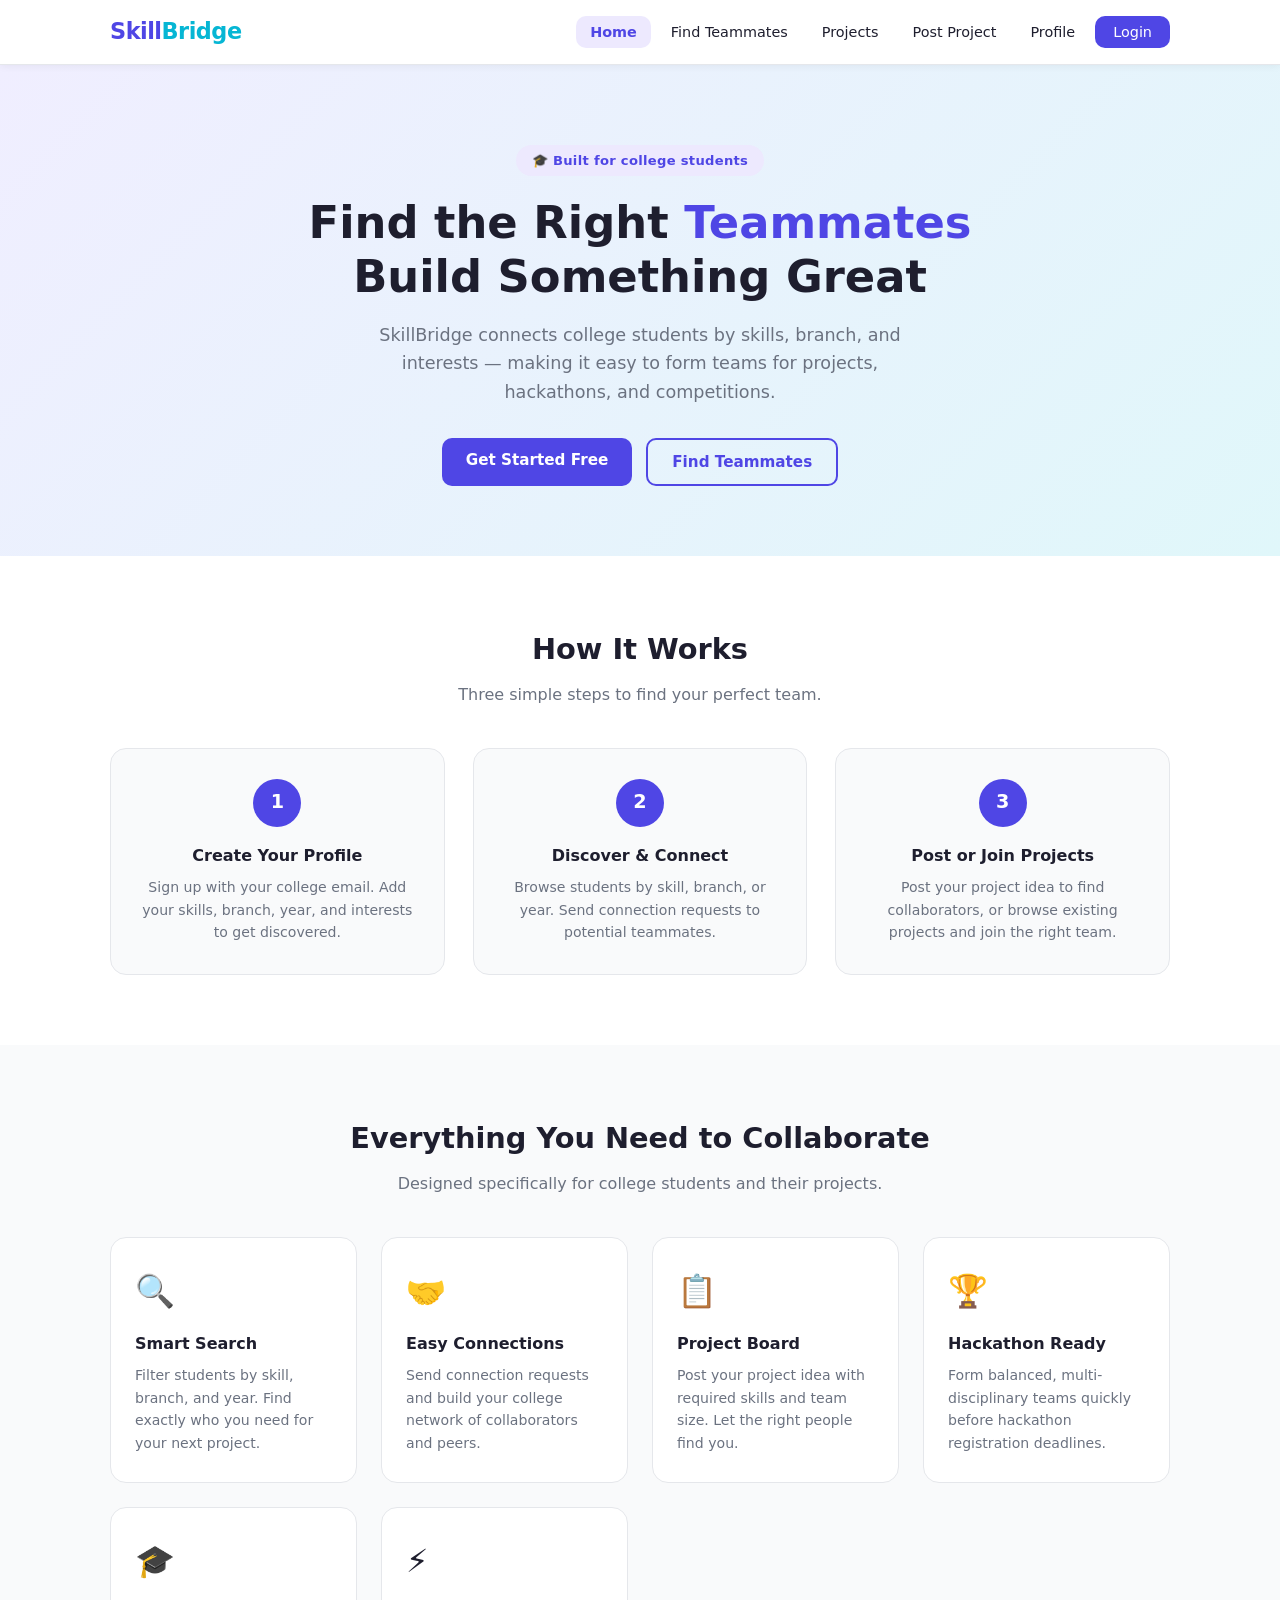
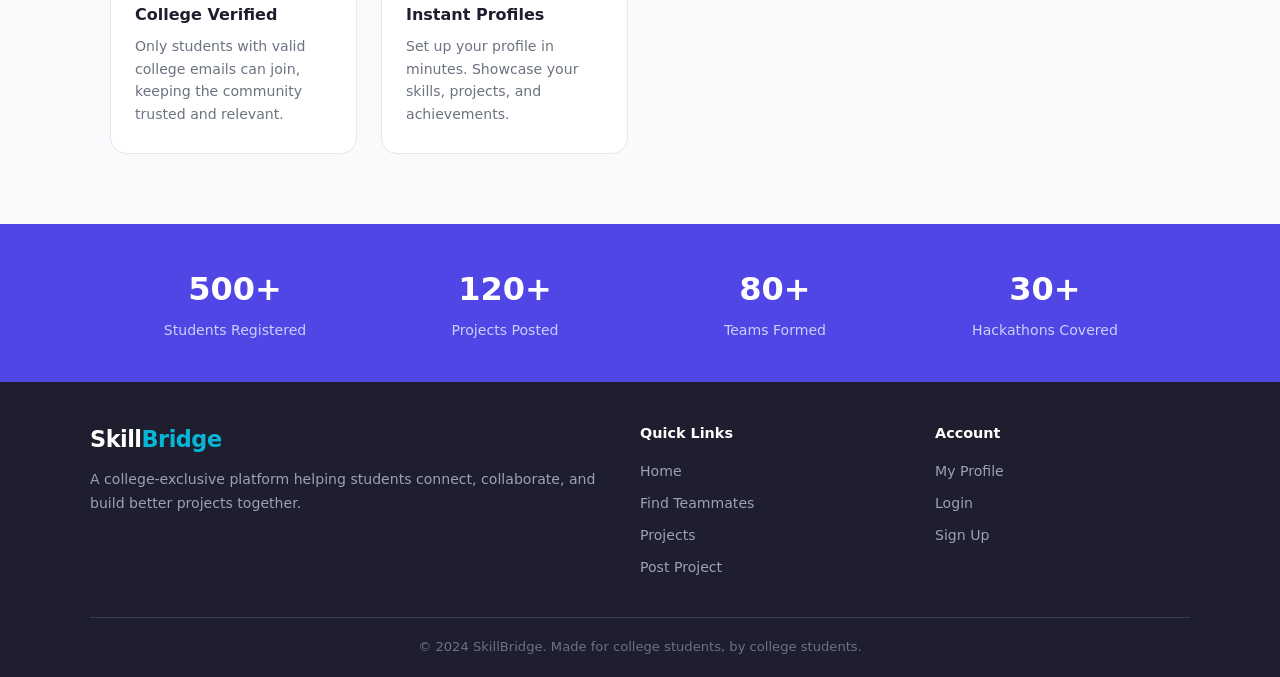
<file: index.html>
<!DOCTYPE html>
<html lang="en">
<head>
  <meta charset="UTF-8" />
  <meta name="viewport" content="width=device-width, initial-scale=1.0" />
  <title>SkillBridge – Connect, Collaborate, Build</title>
  <link rel="stylesheet" href="css/style.css" />
</head>
<body>

  <!-- ===== NAVIGATION BAR ===== -->
  <nav class="navbar">
    <div class="nav-inner">
      <a href="index.html" class="nav-logo">Skill<span>Bridge</span></a>

      <button class="nav-toggle" aria-label="Toggle navigation">
        <span></span>
        <span></span>
        <span></span>
      </button>

      <ul class="nav-links">
        <li><a href="index.html" class="active">Home</a></li>
        <li><a href="teammates.html">Find Teammates</a></li>
        <li><a href="projects.html">Projects</a></li>
        <li><a href="post-project.html">Post Project</a></li>
        <li><a href="profile.html">Profile</a></li>
        <li><a href="login.html" class="btn-nav-login">Login</a></li>
      </ul>
    </div>
  </nav>

  <!-- ===== HERO SECTION ===== -->
  <section class="hero">
    <div class="container">
      <div class="hero-badge">🎓 Built for college students</div>
      <h1>Find the Right <span class="highlight">Teammates</span><br />Build Something Great</h1>
      <p>
        SkillBridge connects college students by skills, branch, and interests —
        making it easy to form teams for projects, hackathons, and competitions.
      </p>
      <div class="hero-buttons">
        <a href="signup.html" class="btn btn-primary">Get Started Free</a>
        <a href="teammates.html" class="btn btn-outline">Find Teammates</a>
      </div>
    </div>
  </section>

  <!-- ===== HOW IT WORKS ===== -->
  <section class="how-it-works">
    <div class="container">
      <h2 class="section-title">How It Works</h2>
      <p class="section-subtitle">Three simple steps to find your perfect team.</p>

      <div class="steps-grid">
        <div class="step-card">
          <div class="step-number">1</div>
          <h3>Create Your Profile</h3>
          <p>Sign up with your college email. Add your skills, branch, year, and interests to get discovered.</p>
        </div>
        <div class="step-card">
          <div class="step-number">2</div>
          <h3>Discover &amp; Connect</h3>
          <p>Browse students by skill, branch, or year. Send connection requests to potential teammates.</p>
        </div>
        <div class="step-card">
          <div class="step-number">3</div>
          <h3>Post or Join Projects</h3>
          <p>Post your project idea to find collaborators, or browse existing projects and join the right team.</p>
        </div>
      </div>
    </div>
  </section>

  <!-- ===== FEATURES SECTION ===== -->
  <section class="features">
    <div class="container">
      <h2 class="section-title">Everything You Need to Collaborate</h2>
      <p class="section-subtitle">Designed specifically for college students and their projects.</p>

      <div class="features-grid">
        <div class="feature-card">
          <div class="feature-icon">🔍</div>
          <h3>Smart Search</h3>
          <p>Filter students by skill, branch, and year. Find exactly who you need for your next project.</p>
        </div>
        <div class="feature-card">
          <div class="feature-icon">🤝</div>
          <h3>Easy Connections</h3>
          <p>Send connection requests and build your college network of collaborators and peers.</p>
        </div>
        <div class="feature-card">
          <div class="feature-icon">📋</div>
          <h3>Project Board</h3>
          <p>Post your project idea with required skills and team size. Let the right people find you.</p>
        </div>
        <div class="feature-card">
          <div class="feature-icon">🏆</div>
          <h3>Hackathon Ready</h3>
          <p>Form balanced, multi-disciplinary teams quickly before hackathon registration deadlines.</p>
        </div>
        <div class="feature-card">
          <div class="feature-icon">🎓</div>
          <h3>College Verified</h3>
          <p>Only students with valid college emails can join, keeping the community trusted and relevant.</p>
        </div>
        <div class="feature-card">
          <div class="feature-icon">⚡</div>
          <h3>Instant Profiles</h3>
          <p>Set up your profile in minutes. Showcase your skills, projects, and achievements.</p>
        </div>
      </div>
    </div>
  </section>

  <!-- ===== STATS BAR ===== -->
  <div class="stats-bar">
    <div class="container">
      <div class="stats-grid">
        <div class="stat-item">
          <h3>500+</h3>
          <p>Students Registered</p>
        </div>
        <div class="stat-item">
          <h3>120+</h3>
          <p>Projects Posted</p>
        </div>
        <div class="stat-item">
          <h3>80+</h3>
          <p>Teams Formed</p>
        </div>
        <div class="stat-item">
          <h3>30+</h3>
          <p>Hackathons Covered</p>
        </div>
      </div>
    </div>
  </div>

  <!-- ===== FOOTER ===== -->
  <footer>
    <div class="footer-inner">
      <div class="footer-brand">
        <a href="index.html" class="nav-logo">Skill<span>Bridge</span></a>
        <p>A college-exclusive platform helping students connect, collaborate, and build better projects together.</p>
      </div>
      <div class="footer-col">
        <h4>Quick Links</h4>
        <ul>
          <li><a href="index.html">Home</a></li>
          <li><a href="teammates.html">Find Teammates</a></li>
          <li><a href="projects.html">Projects</a></li>
          <li><a href="post-project.html">Post Project</a></li>
        </ul>
      </div>
      <div class="footer-col">
        <h4>Account</h4>
        <ul>
          <li><a href="profile.html">My Profile</a></li>
          <li><a href="login.html">Login</a></li>
          <li><a href="signup.html">Sign Up</a></li>
        </ul>
      </div>
    </div>
    <div class="footer-bottom">
      <p>&copy; 2024 SkillBridge. Made for college students, by college students.</p>
    </div>
  </footer>

  <script src="js/script.js"></script>
</body>
</html>
</file>
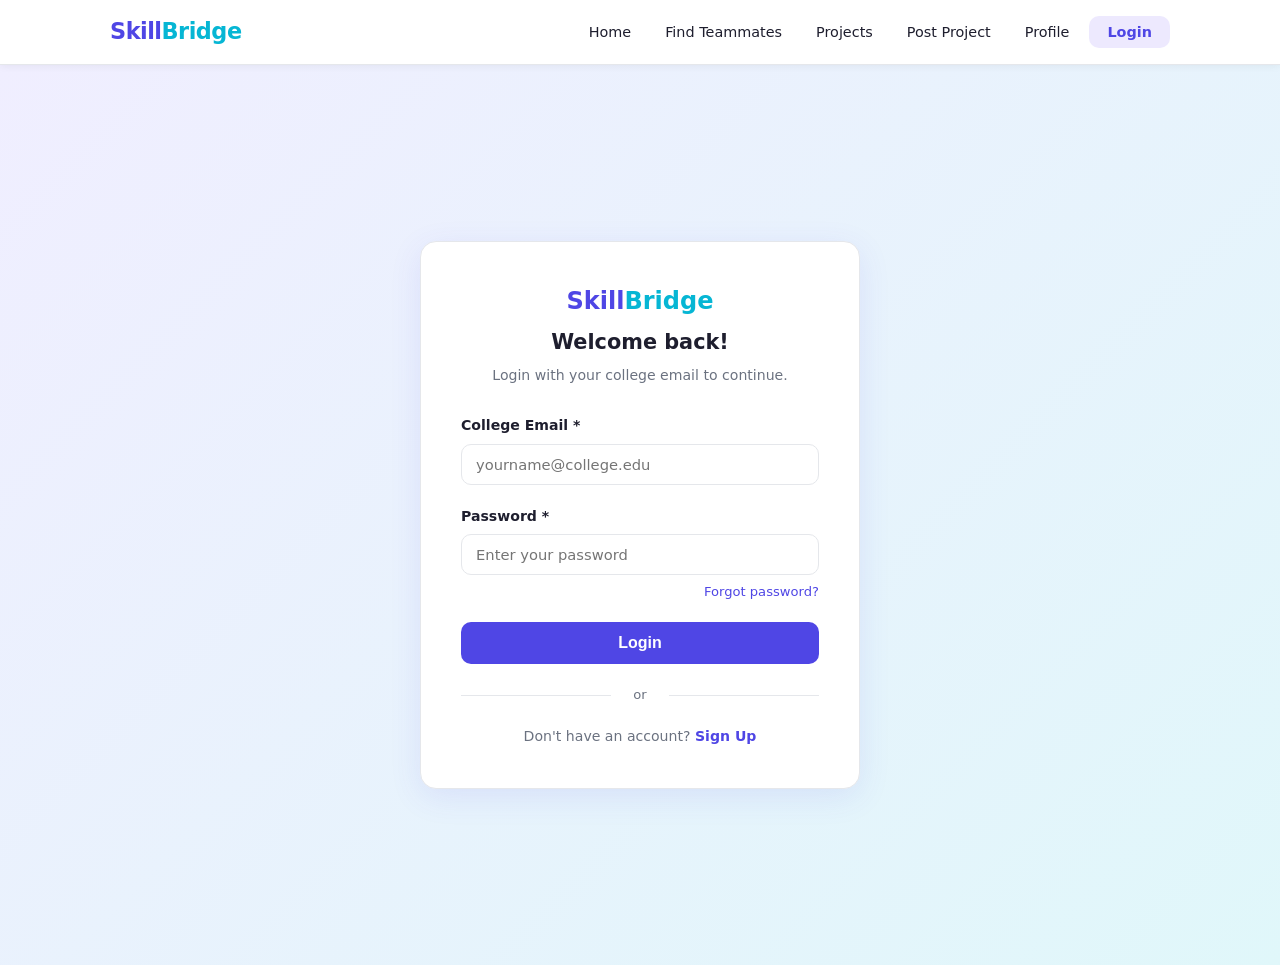
<file: login.html>
<!DOCTYPE html>
<html lang="en">
<head>
  <meta charset="UTF-8" />
  <meta name="viewport" content="width=device-width, initial-scale=1.0" />
  <title>Login | SkillBridge</title>
  <link rel="stylesheet" href="css/style.css" />
</head>
<body>

  <!-- ===== NAVIGATION BAR ===== -->
  <nav class="navbar">
    <div class="nav-inner">
      <a href="index.html" class="nav-logo">Skill<span>Bridge</span></a>

      <button class="nav-toggle" aria-label="Toggle navigation">
        <span></span>
        <span></span>
        <span></span>
      </button>

      <ul class="nav-links">
        <li><a href="index.html">Home</a></li>
        <li><a href="teammates.html">Find Teammates</a></li>
        <li><a href="projects.html">Projects</a></li>
        <li><a href="post-project.html">Post Project</a></li>
        <li><a href="profile.html">Profile</a></li>
        <li><a href="login.html" class="btn-nav-login active">Login</a></li>
      </ul>
    </div>
  </nav>

  <!-- ===== LOGIN FORM ===== -->
  <!-- Centered card layout using Flexbox on .auth-page -->
  <div class="auth-page">
    <div class="auth-card">

      <!-- SkillBridge logo at top of auth card -->
      <div class="auth-logo">Skill<span>Bridge</span></div>

      <h1 class="auth-title">Welcome back!</h1>
      <p class="auth-subtitle">Login with your college email to continue.</p>

      <form id="loginForm" novalidate>

        <!-- College Email -->
        <div class="form-group">
          <label for="loginEmail">College Email *</label>
          <input
            type="email"
            id="loginEmail"
            placeholder="yourname@college.edu"
          />
          <span class="form-error" id="loginEmailErr"></span>
        </div>

        <!-- Password -->
        <div class="form-group">
          <label for="loginPassword">Password *</label>
          <input
            type="password"
            id="loginPassword"
            placeholder="Enter your password"
          />
          <span class="form-error" id="loginPassErr"></span>
          <!-- Forgot password link -->
          <a href="#" class="forgot-link">Forgot password?</a>
        </div>

        <!-- Login Button -->
        <button type="submit" class="btn btn-primary">Login</button>

      </form>

      <!-- Divider -->
      <div class="auth-divider">or</div>

      <!-- Link to Sign Up page -->
      <p class="auth-footer-text">
        Don't have an account? <a href="signup.html">Sign Up</a>
      </p>

    </div>
  </div>

  <script src="js/script.js"></script>
</body>
</html>
</file>
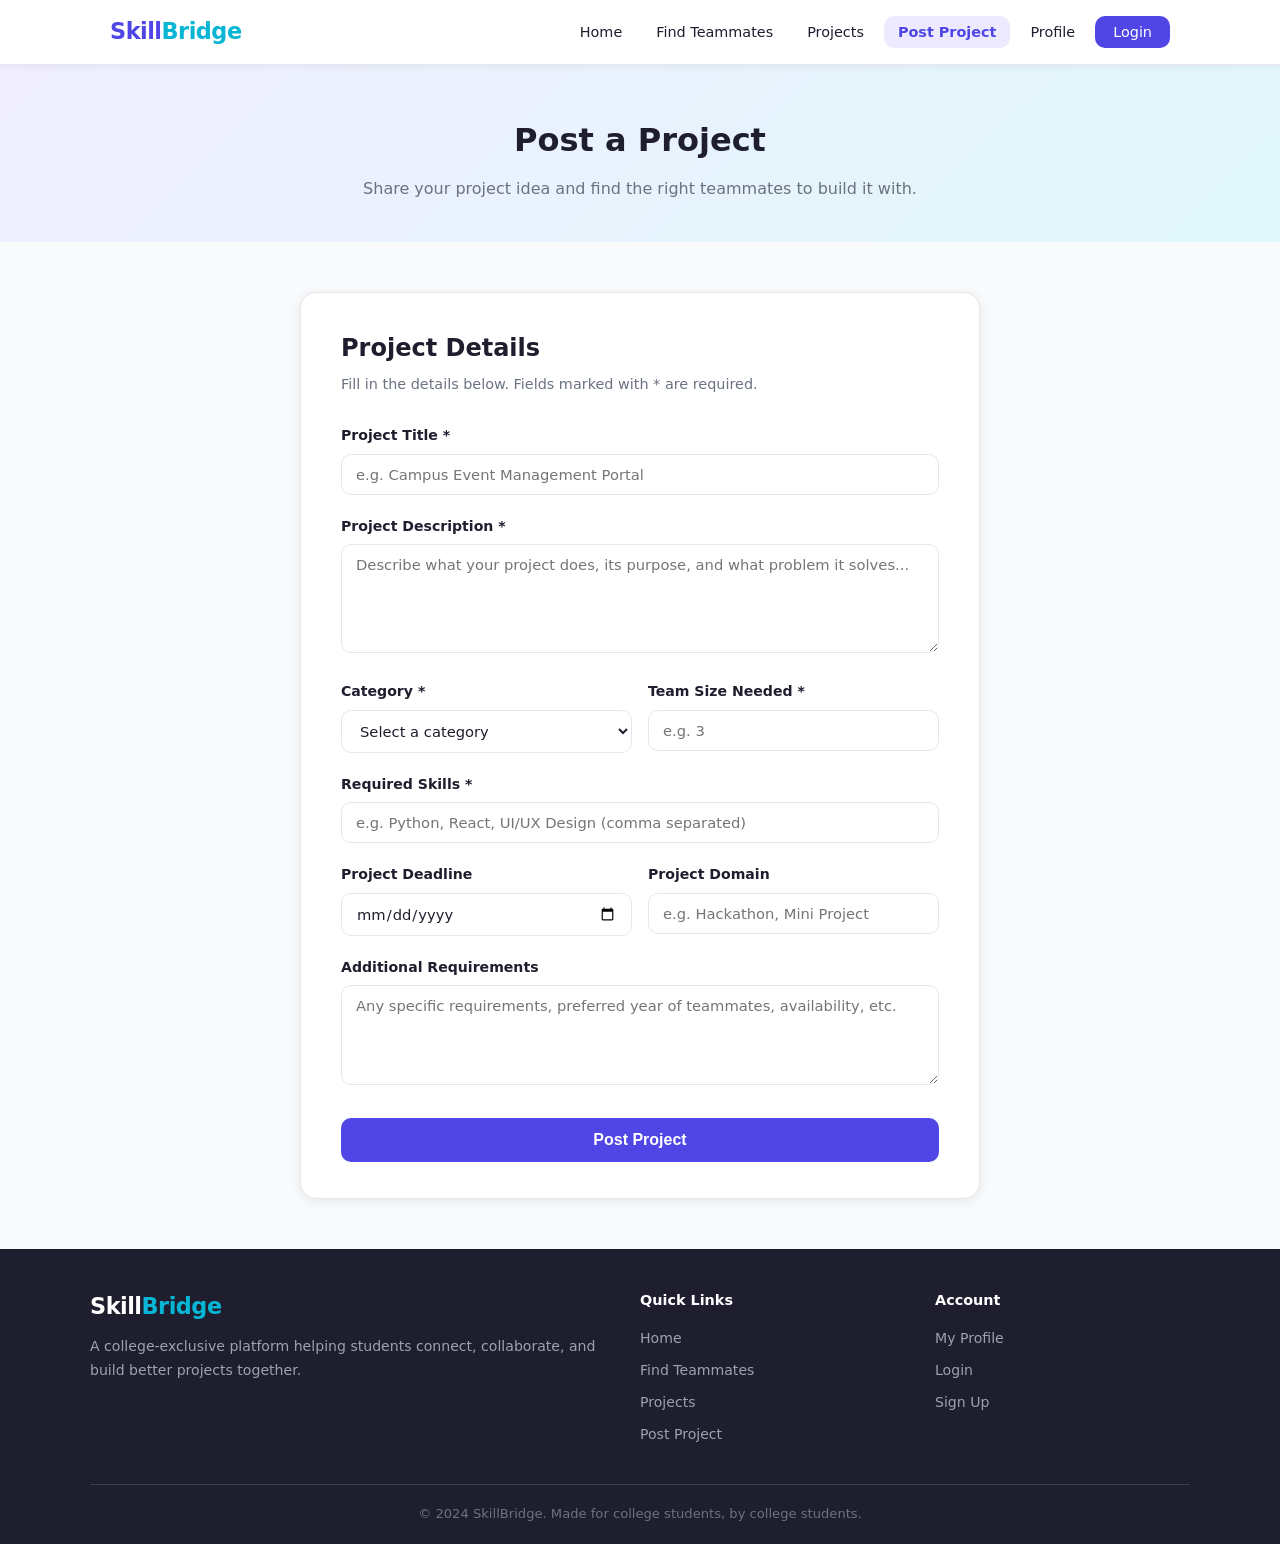
<file: post-project.html>
<!DOCTYPE html>
<html lang="en">
<head>
  <meta charset="UTF-8" />
  <meta name="viewport" content="width=device-width, initial-scale=1.0" />
  <title>Post a Project | SkillBridge</title>
  <link rel="stylesheet" href="css/style.css" />
</head>
<body>

  <!-- ===== NAVIGATION BAR ===== -->
  <nav class="navbar">
    <div class="nav-inner">
      <a href="index.html" class="nav-logo">Skill<span>Bridge</span></a>

      <button class="nav-toggle" aria-label="Toggle navigation">
        <span></span>
        <span></span>
        <span></span>
      </button>

      <ul class="nav-links">
        <li><a href="index.html">Home</a></li>
        <li><a href="teammates.html">Find Teammates</a></li>
        <li><a href="projects.html">Projects</a></li>
        <li><a href="post-project.html" class="active">Post Project</a></li>
        <li><a href="profile.html">Profile</a></li>
        <li><a href="login.html" class="btn-nav-login">Login</a></li>
      </ul>
    </div>
  </nav>

  <!-- ===== PAGE HEADER ===== -->
  <section class="page-header">
    <h1>Post a Project</h1>
    <p>Share your project idea and find the right teammates to build it with.</p>
  </section>

  <!-- ===== POST PROJECT FORM ===== -->
  <!-- Form validated by JS. All fields have associated error elements. -->
  <section class="form-page">
    <div class="form-card">
      <h2>Project Details</h2>
      <p class="form-desc">Fill in the details below. Fields marked with * are required.</p>

      <form id="postProjectForm" novalidate>

        <!-- Project Title -->
        <div class="form-group">
          <label for="projTitle">Project Title *</label>
          <input
            type="text"
            id="projTitle"
            placeholder="e.g. Campus Event Management Portal"
            data-err="Title"
          />
          <span class="form-error" id="errTitle"></span>
        </div>

        <!-- Project Description -->
        <div class="form-group">
          <label for="projDesc">Project Description *</label>
          <textarea
            id="projDesc"
            placeholder="Describe what your project does, its purpose, and what problem it solves..."
            rows="5"
            data-err="Desc"
          ></textarea>
          <span class="form-error" id="errDesc"></span>
        </div>

        <!-- Category and Team Size in a two-column row -->
        <div class="form-row">
          <div class="form-group">
            <label for="projCategory">Category *</label>
            <select id="projCategory" data-err="Category">
              <option value="">Select a category</option>
              <option value="Web Development">Web Development</option>
              <option value="AI / ML">AI / ML</option>
              <option value="Mobile App">Mobile App</option>
              <option value="IoT">IoT</option>
              <option value="Game Development">Game Development</option>
              <option value="Open Source">Open Source</option>
              <option value="Data Science">Data Science</option>
              <option value="Other">Other</option>
            </select>
            <span class="form-error" id="errCategory"></span>
          </div>

          <div class="form-group">
            <label for="projTeamSize">Team Size Needed *</label>
            <input
              type="number"
              id="projTeamSize"
              placeholder="e.g. 3"
              min="1"
              max="10"
              data-err="TeamSize"
            />
            <span class="form-error" id="errTeamSize"></span>
          </div>
        </div>

        <!-- Required Skills -->
        <div class="form-group">
          <label for="projSkills">Required Skills *</label>
          <input
            type="text"
            id="projSkills"
            placeholder="e.g. Python, React, UI/UX Design (comma separated)"
            data-err="Skills"
          />
          <span class="form-error" id="errSkills"></span>
        </div>

        <!-- Deadline and Category in a row -->
        <div class="form-row">
          <div class="form-group">
            <label for="projDeadline">Project Deadline</label>
            <input type="date" id="projDeadline" />
          </div>

          <div class="form-group">
            <label for="projDomain">Project Domain</label>
            <input type="text" id="projDomain" placeholder="e.g. Hackathon, Mini Project" />
          </div>
        </div>

        <!-- Additional Requirements -->
        <div class="form-group">
          <label for="projRequirements">Additional Requirements</label>
          <textarea
            id="projRequirements"
            placeholder="Any specific requirements, preferred year of teammates, availability, etc."
            rows="3"
          ></textarea>
        </div>

        <!-- Submit Button -->
        <button type="submit" class="btn btn-primary" style="width:100%; padding:13px; font-size:1rem; margin-top:6px;">
          Post Project
        </button>

      </form>
    </div>
  </section>

  <!-- ===== FOOTER ===== -->
  <footer>
    <div class="footer-inner">
      <div class="footer-brand">
        <a href="index.html" class="nav-logo">Skill<span>Bridge</span></a>
        <p>A college-exclusive platform helping students connect, collaborate, and build better projects together.</p>
      </div>
      <div class="footer-col">
        <h4>Quick Links</h4>
        <ul>
          <li><a href="index.html">Home</a></li>
          <li><a href="teammates.html">Find Teammates</a></li>
          <li><a href="projects.html">Projects</a></li>
          <li><a href="post-project.html">Post Project</a></li>
        </ul>
      </div>
      <div class="footer-col">
        <h4>Account</h4>
        <ul>
          <li><a href="profile.html">My Profile</a></li>
          <li><a href="login.html">Login</a></li>
          <li><a href="signup.html">Sign Up</a></li>
        </ul>
      </div>
    </div>
    <div class="footer-bottom">
      <p>&copy; 2024 SkillBridge. Made for college students, by college students.</p>
    </div>
  </footer>

  <script src="js/script.js"></script>
</body>
</html>
</file>
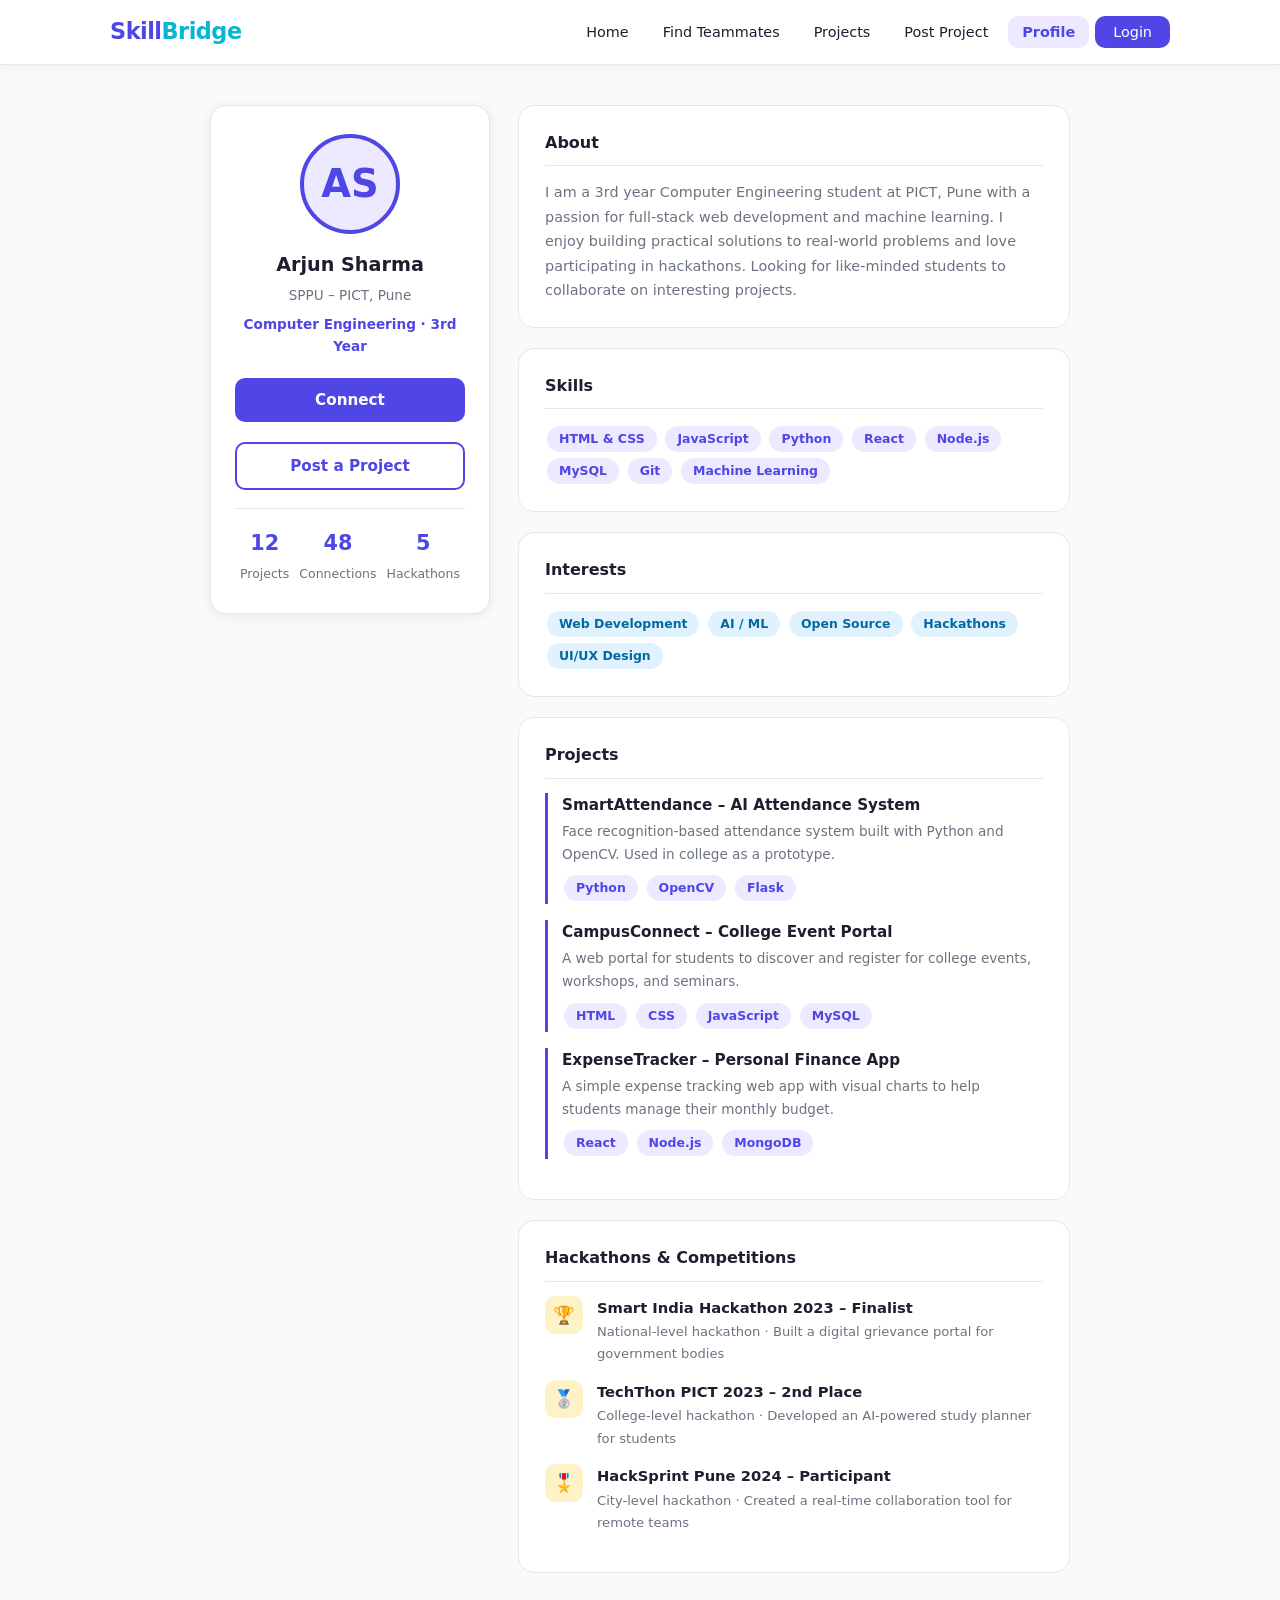
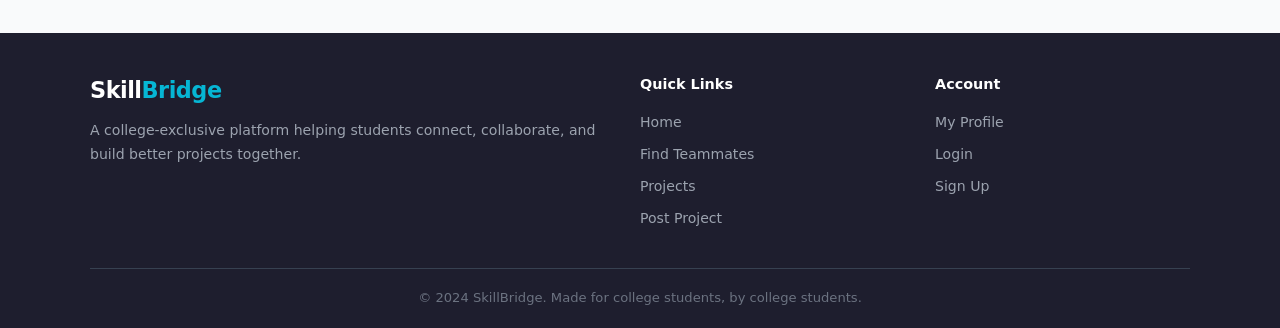
<file: profile.html>
<!DOCTYPE html>
<html lang="en">
<head>
  <meta charset="UTF-8" />
  <meta name="viewport" content="width=device-width, initial-scale=1.0" />
  <title>Arjun Sharma – Profile | SkillBridge</title>
  <link rel="stylesheet" href="css/style.css" />
</head>
<body>

  <!-- ===== NAVIGATION BAR ===== -->
  <nav class="navbar">
    <div class="nav-inner">
      <a href="index.html" class="nav-logo">Skill<span>Bridge</span></a>

      <button class="nav-toggle" aria-label="Toggle navigation">
        <span></span>
        <span></span>
        <span></span>
      </button>

      <ul class="nav-links">
        <li><a href="index.html">Home</a></li>
        <li><a href="teammates.html">Find Teammates</a></li>
        <li><a href="projects.html">Projects</a></li>
        <li><a href="post-project.html">Post Project</a></li>
        <li><a href="profile.html" class="active">Profile</a></li>
        <li><a href="login.html" class="btn-nav-login">Login</a></li>
      </ul>
    </div>
  </nav>

  <!-- ===== PROFILE PAGE ===== -->
  <!-- Two-column layout using CSS Grid (sidebar + main content) -->
  <main class="profile-page">
    <div class="profile-inner">

      <!-- ---- LEFT SIDEBAR: Basic Info ---- -->
      <aside class="profile-sidebar">

        <!-- Profile Photo Placeholder (Avatar using initials) -->
        <div class="profile-avatar">AS</div>

        <h2>Arjun Sharma</h2>
        <p class="college">SPPU – PICT, Pune</p>
        <p class="course-year">Computer Engineering · 3rd Year</p>

        <!-- Connect and message buttons -->
        <a href="#" class="btn btn-primary btn-connect">Connect</a>
        <a href="post-project.html" class="btn btn-outline" style="display:block; margin-top:10px;">Post a Project</a>

        <!-- Stats (connections, projects) -->
        <div class="profile-stat-row">
          <div class="profile-stat">
            <span>12</span>
            <small>Projects</small>
          </div>
          <div class="profile-stat">
            <span>48</span>
            <small>Connections</small>
          </div>
          <div class="profile-stat">
            <span>5</span>
            <small>Hackathons</small>
          </div>
        </div>
      </aside>

      <!-- ---- RIGHT SIDE: Detailed Sections ---- -->
      <div class="profile-main">

        <!-- About Section -->
        <div class="profile-section">
          <h3>About</h3>
          <p>
            I am a 3rd year Computer Engineering student at PICT, Pune with a passion for
            full-stack web development and machine learning. I enjoy building practical
            solutions to real-world problems and love participating in hackathons. Looking for
            like-minded students to collaborate on interesting projects.
          </p>
        </div>

        <!-- Skills Section -->
        <div class="profile-section">
          <h3>Skills</h3>
          <!-- Using tag utility class from style.css -->
          <div>
            <span class="tag">HTML &amp; CSS</span>
            <span class="tag">JavaScript</span>
            <span class="tag">Python</span>
            <span class="tag">React</span>
            <span class="tag">Node.js</span>
            <span class="tag">MySQL</span>
            <span class="tag">Git</span>
            <span class="tag">Machine Learning</span>
          </div>
        </div>

        <!-- Interests Section -->
        <div class="profile-section">
          <h3>Interests</h3>
          <div>
            <span class="tag tag-secondary">Web Development</span>
            <span class="tag tag-secondary">AI / ML</span>
            <span class="tag tag-secondary">Open Source</span>
            <span class="tag tag-secondary">Hackathons</span>
            <span class="tag tag-secondary">UI/UX Design</span>
          </div>
        </div>

        <!-- Projects Section -->
        <div class="profile-section">
          <h3>Projects</h3>

          <div class="profile-project-item">
            <h4>SmartAttendance – AI Attendance System</h4>
            <p>Face recognition-based attendance system built with Python and OpenCV. Used in college as a prototype.</p>
            <div style="margin-top:6px;">
              <span class="tag">Python</span>
              <span class="tag">OpenCV</span>
              <span class="tag">Flask</span>
            </div>
          </div>

          <div class="profile-project-item">
            <h4>CampusConnect – College Event Portal</h4>
            <p>A web portal for students to discover and register for college events, workshops, and seminars.</p>
            <div style="margin-top:6px;">
              <span class="tag">HTML</span>
              <span class="tag">CSS</span>
              <span class="tag">JavaScript</span>
              <span class="tag">MySQL</span>
            </div>
          </div>

          <div class="profile-project-item">
            <h4>ExpenseTracker – Personal Finance App</h4>
            <p>A simple expense tracking web app with visual charts to help students manage their monthly budget.</p>
            <div style="margin-top:6px;">
              <span class="tag">React</span>
              <span class="tag">Node.js</span>
              <span class="tag">MongoDB</span>
            </div>
          </div>
        </div>

        <!-- Hackathons & Competitions Section -->
        <div class="profile-section">
          <h3>Hackathons &amp; Competitions</h3>

          <div class="hackathon-item">
            <div class="hackathon-icon">🏆</div>
            <div>
              <h4>Smart India Hackathon 2023 – Finalist</h4>
              <p>National-level hackathon · Built a digital grievance portal for government bodies</p>
            </div>
          </div>

          <div class="hackathon-item">
            <div class="hackathon-icon">🥈</div>
            <div>
              <h4>TechThon PICT 2023 – 2nd Place</h4>
              <p>College-level hackathon · Developed an AI-powered study planner for students</p>
            </div>
          </div>

          <div class="hackathon-item">
            <div class="hackathon-icon">🎖️</div>
            <div>
              <h4>HackSprint Pune 2024 – Participant</h4>
              <p>City-level hackathon · Created a real-time collaboration tool for remote teams</p>
            </div>
          </div>
        </div>

      </div>
      <!-- End .profile-main -->

    </div>
  </main>

  <!-- ===== FOOTER ===== -->
  <footer>
    <div class="footer-inner">
      <div class="footer-brand">
        <a href="index.html" class="nav-logo">Skill<span>Bridge</span></a>
        <p>A college-exclusive platform helping students connect, collaborate, and build better projects together.</p>
      </div>
      <div class="footer-col">
        <h4>Quick Links</h4>
        <ul>
          <li><a href="index.html">Home</a></li>
          <li><a href="teammates.html">Find Teammates</a></li>
          <li><a href="projects.html">Projects</a></li>
          <li><a href="post-project.html">Post Project</a></li>
        </ul>
      </div>
      <div class="footer-col">
        <h4>Account</h4>
        <ul>
          <li><a href="profile.html">My Profile</a></li>
          <li><a href="login.html">Login</a></li>
          <li><a href="signup.html">Sign Up</a></li>
        </ul>
      </div>
    </div>
    <div class="footer-bottom">
      <p>&copy; 2024 SkillBridge. Made for college students, by college students.</p>
    </div>
  </footer>

  <script src="js/script.js"></script>
</body>
</html>
</file>
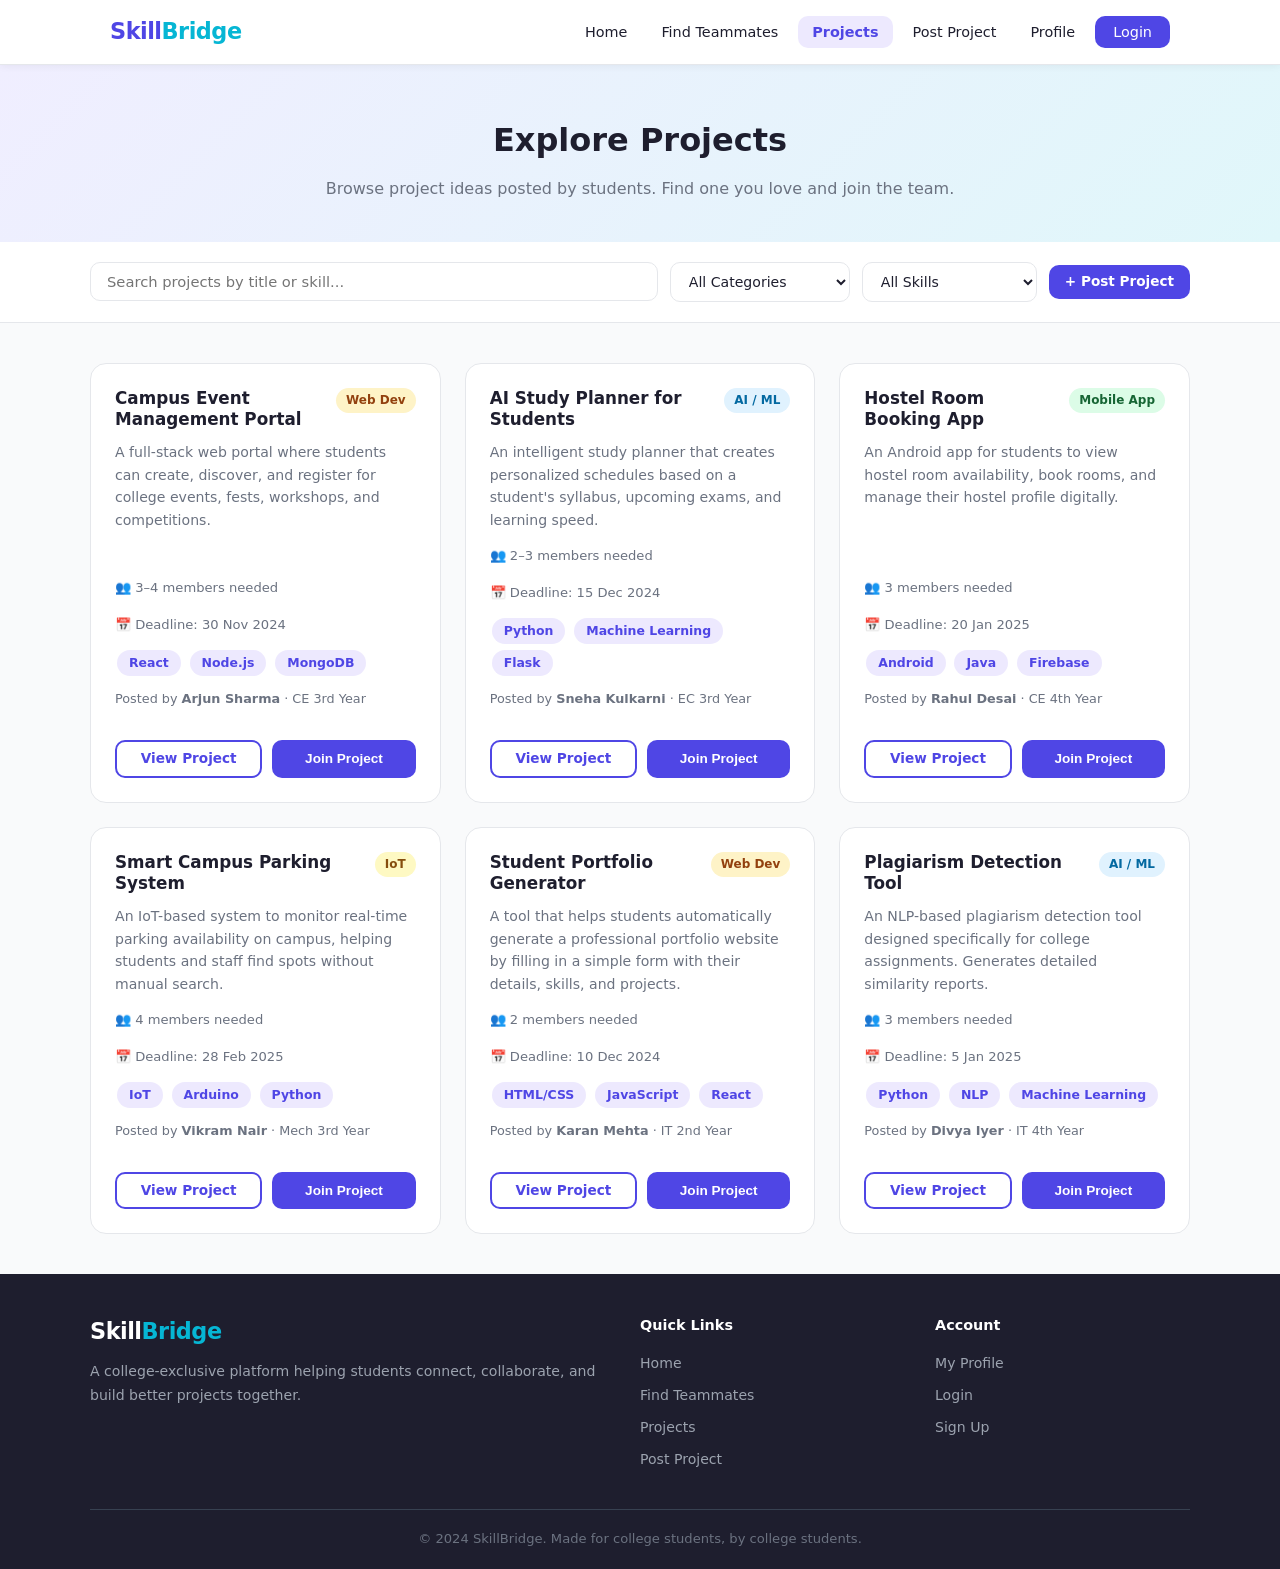
<file: projects.html>
<!DOCTYPE html>
<html lang="en">
<head>
  <meta charset="UTF-8" />
  <meta name="viewport" content="width=device-width, initial-scale=1.0" />
  <title>Projects | SkillBridge</title>
  <link rel="stylesheet" href="css/style.css" />
</head>
<body>

  <!-- ===== NAVIGATION BAR ===== -->
  <nav class="navbar">
    <div class="nav-inner">
      <a href="index.html" class="nav-logo">Skill<span>Bridge</span></a>

      <button class="nav-toggle" aria-label="Toggle navigation">
        <span></span>
        <span></span>
        <span></span>
      </button>

      <ul class="nav-links">
        <li><a href="index.html">Home</a></li>
        <li><a href="teammates.html">Find Teammates</a></li>
        <li><a href="projects.html" class="active">Projects</a></li>
        <li><a href="post-project.html">Post Project</a></li>
        <li><a href="profile.html">Profile</a></li>
        <li><a href="login.html" class="btn-nav-login">Login</a></li>
      </ul>
    </div>
  </nav>

  <!-- ===== PAGE HEADER ===== -->
  <section class="page-header">
    <h1>Explore Projects</h1>
    <p>Browse project ideas posted by students. Find one you love and join the team.</p>
  </section>

  <!-- ===== SEARCH & FILTER BAR ===== -->
  <div class="filter-bar">
    <div class="filter-inner">
      <input
        type="text"
        id="searchProjects"
        class="search-input"
        placeholder="Search projects by title or skill..."
      />

      <!-- Filter by Category -->
      <select id="filterCategory" class="filter-select">
        <option value="">All Categories</option>
        <option value="web development">Web Development</option>
        <option value="ai/ml">AI / ML</option>
        <option value="mobile app">Mobile App</option>
        <option value="iot">IoT</option>
        <option value="game">Game Dev</option>
        <option value="open source">Open Source</option>
      </select>

      <!-- Filter by Required Skill -->
      <select id="filterProjSkill" class="filter-select">
        <option value="">All Skills</option>
        <option value="python">Python</option>
        <option value="javascript">JavaScript</option>
        <option value="react">React</option>
        <option value="machine learning">Machine Learning</option>
        <option value="android">Android</option>
        <option value="flutter">Flutter</option>
      </select>

      <!-- Link to post a new project -->
      <a href="post-project.html" class="btn btn-primary btn-sm">+ Post Project</a>
    </div>
  </div>

  <!-- ===== PROJECTS GRID ===== -->
  <!-- data-* attributes are used by JS to filter cards -->
  <section class="projects-section">
    <div class="projects-grid" id="projectsGrid">

      <!-- Project Card 1 -->
      <div class="project-card"
           data-category="web development"
           data-skills="react node.js mongodb"
           data-title="campus event management portal">
        <div class="project-card-top">
          <h3>Campus Event Management Portal</h3>
          <span class="project-category">Web Dev</span>
        </div>
        <p class="project-desc">
          A full-stack web portal where students can create, discover, and register for
          college events, fests, workshops, and competitions.
        </p>
        <div class="project-meta">
          <span>👥 3–4 members needed</span>
          <span>📅 Deadline: 30 Nov 2024</span>
        </div>
        <div style="margin-bottom:10px;">
          <span class="tag">React</span>
          <span class="tag">Node.js</span>
          <span class="tag">MongoDB</span>
        </div>
        <p class="project-posted">Posted by <strong>Arjun Sharma</strong> · CE 3rd Year</p>
        <div class="card-actions">
          <a href="profile.html" class="btn btn-outline btn-sm">View Project</a>
          <button class="btn btn-primary btn-sm btn-join">Join Project</button>
        </div>
      </div>

      <!-- Project Card 2 -->
      <div class="project-card"
           data-category="ai/ml"
           data-skills="python machine learning tensorflow flask"
           data-title="ai study planner for students">
        <div class="project-card-top">
          <h3>AI Study Planner for Students</h3>
          <span class="project-category" style="background:#e0f2fe; color:#0369a1;">AI / ML</span>
        </div>
        <p class="project-desc">
          An intelligent study planner that creates personalized schedules based on
          a student's syllabus, upcoming exams, and learning speed.
        </p>
        <div class="project-meta">
          <span>👥 2–3 members needed</span>
          <span>📅 Deadline: 15 Dec 2024</span>
        </div>
        <div style="margin-bottom:10px;">
          <span class="tag">Python</span>
          <span class="tag">Machine Learning</span>
          <span class="tag">Flask</span>
        </div>
        <p class="project-posted">Posted by <strong>Sneha Kulkarni</strong> · EC 3rd Year</p>
        <div class="card-actions">
          <a href="profile.html" class="btn btn-outline btn-sm">View Project</a>
          <button class="btn btn-primary btn-sm btn-join">Join Project</button>
        </div>
      </div>

      <!-- Project Card 3 -->
      <div class="project-card"
           data-category="mobile app"
           data-skills="android java kotlin firebase"
           data-title="hostel room booking app">
        <div class="project-card-top">
          <h3>Hostel Room Booking App</h3>
          <span class="project-category" style="background:#dcfce7; color:#166534;">Mobile App</span>
        </div>
        <p class="project-desc">
          An Android app for students to view hostel room availability, book rooms, and
          manage their hostel profile digitally.
        </p>
        <div class="project-meta">
          <span>👥 3 members needed</span>
          <span>📅 Deadline: 20 Jan 2025</span>
        </div>
        <div style="margin-bottom:10px;">
          <span class="tag">Android</span>
          <span class="tag">Java</span>
          <span class="tag">Firebase</span>
        </div>
        <p class="project-posted">Posted by <strong>Rahul Desai</strong> · CE 4th Year</p>
        <div class="card-actions">
          <a href="profile.html" class="btn btn-outline btn-sm">View Project</a>
          <button class="btn btn-primary btn-sm btn-join">Join Project</button>
        </div>
      </div>

      <!-- Project Card 4 -->
      <div class="project-card"
           data-category="iot"
           data-skills="python arduino iot c"
           data-title="smart campus parking system">
        <div class="project-card-top">
          <h3>Smart Campus Parking System</h3>
          <span class="project-category" style="background:#fef9c3; color:#854d0e;">IoT</span>
        </div>
        <p class="project-desc">
          An IoT-based system to monitor real-time parking availability on campus,
          helping students and staff find spots without manual search.
        </p>
        <div class="project-meta">
          <span>👥 4 members needed</span>
          <span>📅 Deadline: 28 Feb 2025</span>
        </div>
        <div style="margin-bottom:10px;">
          <span class="tag">IoT</span>
          <span class="tag">Arduino</span>
          <span class="tag">Python</span>
        </div>
        <p class="project-posted">Posted by <strong>Vikram Nair</strong> · Mech 3rd Year</p>
        <div class="card-actions">
          <a href="profile.html" class="btn btn-outline btn-sm">View Project</a>
          <button class="btn btn-primary btn-sm btn-join">Join Project</button>
        </div>
      </div>

      <!-- Project Card 5 -->
      <div class="project-card"
           data-category="web development"
           data-skills="html css javascript react"
           data-title="student portfolio generator">
        <div class="project-card-top">
          <h3>Student Portfolio Generator</h3>
          <span class="project-category">Web Dev</span>
        </div>
        <p class="project-desc">
          A tool that helps students automatically generate a professional portfolio
          website by filling in a simple form with their details, skills, and projects.
        </p>
        <div class="project-meta">
          <span>👥 2 members needed</span>
          <span>📅 Deadline: 10 Dec 2024</span>
        </div>
        <div style="margin-bottom:10px;">
          <span class="tag">HTML/CSS</span>
          <span class="tag">JavaScript</span>
          <span class="tag">React</span>
        </div>
        <p class="project-posted">Posted by <strong>Karan Mehta</strong> · IT 2nd Year</p>
        <div class="card-actions">
          <a href="profile.html" class="btn btn-outline btn-sm">View Project</a>
          <button class="btn btn-primary btn-sm btn-join">Join Project</button>
        </div>
      </div>

      <!-- Project Card 6 -->
      <div class="project-card"
           data-category="ai/ml"
           data-skills="python nlp machine learning tensorflow"
           data-title="plagiarism detection tool for colleges">
        <div class="project-card-top">
          <h3>Plagiarism Detection Tool</h3>
          <span class="project-category" style="background:#e0f2fe; color:#0369a1;">AI / ML</span>
        </div>
        <p class="project-desc">
          An NLP-based plagiarism detection tool designed specifically for college
          assignments. Generates detailed similarity reports.
        </p>
        <div class="project-meta">
          <span>👥 3 members needed</span>
          <span>📅 Deadline: 5 Jan 2025</span>
        </div>
        <div style="margin-bottom:10px;">
          <span class="tag">Python</span>
          <span class="tag">NLP</span>
          <span class="tag">Machine Learning</span>
        </div>
        <p class="project-posted">Posted by <strong>Divya Iyer</strong> · IT 4th Year</p>
        <div class="card-actions">
          <a href="profile.html" class="btn btn-outline btn-sm">View Project</a>
          <button class="btn btn-primary btn-sm btn-join">Join Project</button>
        </div>
      </div>

      <!-- No results message -->
      <p class="no-results" id="noResultsProj" style="display:none;">
        No projects found. Try different filters.
      </p>

    </div>
  </section>

  <!-- ===== FOOTER ===== -->
  <footer>
    <div class="footer-inner">
      <div class="footer-brand">
        <a href="index.html" class="nav-logo">Skill<span>Bridge</span></a>
        <p>A college-exclusive platform helping students connect, collaborate, and build better projects together.</p>
      </div>
      <div class="footer-col">
        <h4>Quick Links</h4>
        <ul>
          <li><a href="index.html">Home</a></li>
          <li><a href="teammates.html">Find Teammates</a></li>
          <li><a href="projects.html">Projects</a></li>
          <li><a href="post-project.html">Post Project</a></li>
        </ul>
      </div>
      <div class="footer-col">
        <h4>Account</h4>
        <ul>
          <li><a href="profile.html">My Profile</a></li>
          <li><a href="login.html">Login</a></li>
          <li><a href="signup.html">Sign Up</a></li>
        </ul>
      </div>
    </div>
    <div class="footer-bottom">
      <p>&copy; 2024 SkillBridge. Made for college students, by college students.</p>
    </div>
  </footer>

  <script src="js/script.js"></script>
</body>
</html>
</file>
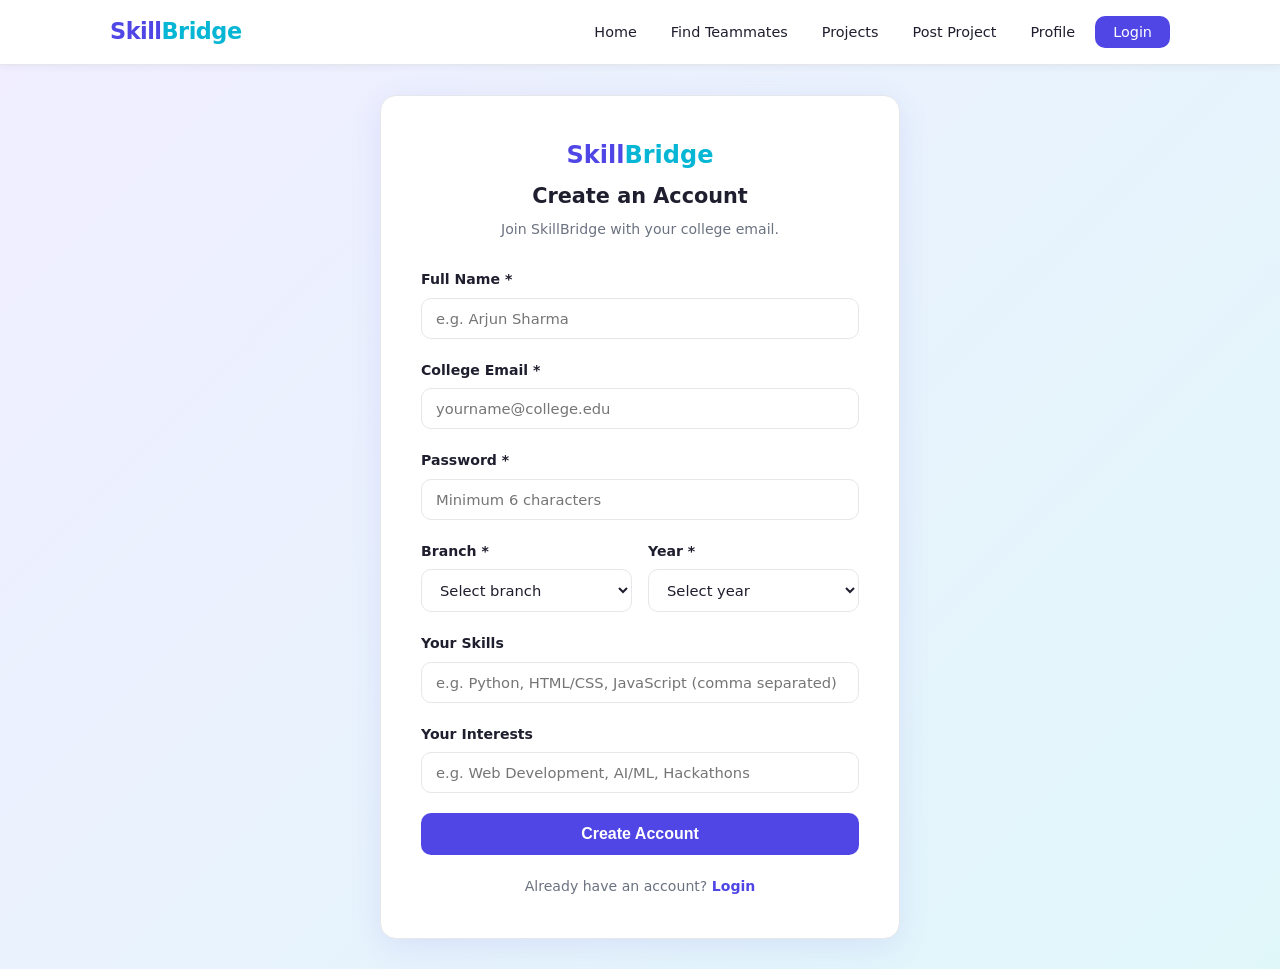
<file: signup.html>
<!DOCTYPE html>
<html lang="en">
<head>
  <meta charset="UTF-8" />
  <meta name="viewport" content="width=device-width, initial-scale=1.0" />
  <title>Sign Up | SkillBridge</title>
  <link rel="stylesheet" href="css/style.css" />
</head>
<body>

  <!-- ===== NAVIGATION BAR ===== -->
  <nav class="navbar">
    <div class="nav-inner">
      <a href="index.html" class="nav-logo">Skill<span>Bridge</span></a>

      <button class="nav-toggle" aria-label="Toggle navigation">
        <span></span>
        <span></span>
        <span></span>
      </button>

      <ul class="nav-links">
        <li><a href="index.html">Home</a></li>
        <li><a href="teammates.html">Find Teammates</a></li>
        <li><a href="projects.html">Projects</a></li>
        <li><a href="post-project.html">Post Project</a></li>
        <li><a href="profile.html">Profile</a></li>
        <li><a href="login.html" class="btn-nav-login">Login</a></li>
      </ul>
    </div>
  </nav>

  <!-- ===== SIGN UP FORM ===== -->
  <!-- Wider auth card to fit more fields -->
  <div class="auth-page">
    <div class="auth-card" style="max-width:520px;">

      <div class="auth-logo">Skill<span>Bridge</span></div>
      <h1 class="auth-title">Create an Account</h1>
      <p class="auth-subtitle">Join SkillBridge with your college email.</p>

      <form id="signupForm" novalidate>

        <!-- Full Name -->
        <div class="form-group">
          <label for="signupName">Full Name *</label>
          <input type="text" id="signupName" placeholder="e.g. Arjun Sharma" />
          <span class="form-error" id="errSignupName"></span>
        </div>

        <!-- College Email -->
        <div class="form-group">
          <label for="signupEmail">College Email *</label>
          <input type="email" id="signupEmail" placeholder="yourname@college.edu" />
          <span class="form-error" id="errSignupEmail"></span>
        </div>

        <!-- Password -->
        <div class="form-group">
          <label for="signupPass">Password *</label>
          <input type="password" id="signupPass" placeholder="Minimum 6 characters" />
          <span class="form-error" id="errSignupPass"></span>
        </div>

        <!-- Branch and Year in a two-column row -->
        <div class="form-row">
          <div class="form-group">
            <label for="signupBranch">Branch *</label>
            <select id="signupBranch">
              <option value="">Select branch</option>
              <option value="Computer Engineering">Computer Engineering</option>
              <option value="Information Technology">Information Technology</option>
              <option value="Electronics">Electronics Engineering</option>
              <option value="Mechanical">Mechanical Engineering</option>
              <option value="Civil">Civil Engineering</option>
              <option value="Other">Other</option>
            </select>
            <span class="form-error" id="errSignupBranch"></span>
          </div>

          <div class="form-group">
            <label for="signupYear">Year *</label>
            <select id="signupYear">
              <option value="">Select year</option>
              <option value="1st Year">1st Year</option>
              <option value="2nd Year">2nd Year</option>
              <option value="3rd Year">3rd Year</option>
              <option value="4th Year">4th Year</option>
            </select>
            <span class="form-error" id="errSignupYear"></span>
          </div>
        </div>

        <!-- Skills -->
        <div class="form-group">
          <label for="signupSkills">Your Skills</label>
          <input
            type="text"
            id="signupSkills"
            placeholder="e.g. Python, HTML/CSS, JavaScript (comma separated)"
          />
        </div>

        <!-- Interests -->
        <div class="form-group">
          <label for="signupInterests">Your Interests</label>
          <input
            type="text"
            id="signupInterests"
            placeholder="e.g. Web Development, AI/ML, Hackathons"
          />
        </div>

        <!-- Create Account Button -->
        <button type="submit" class="btn btn-primary">Create Account</button>

      </form>

      <!-- Link back to Login -->
      <p class="auth-footer-text">
        Already have an account? <a href="login.html">Login</a>
      </p>

    </div>
  </div>

  <script src="js/script.js"></script>
</body>
</html>
</file>
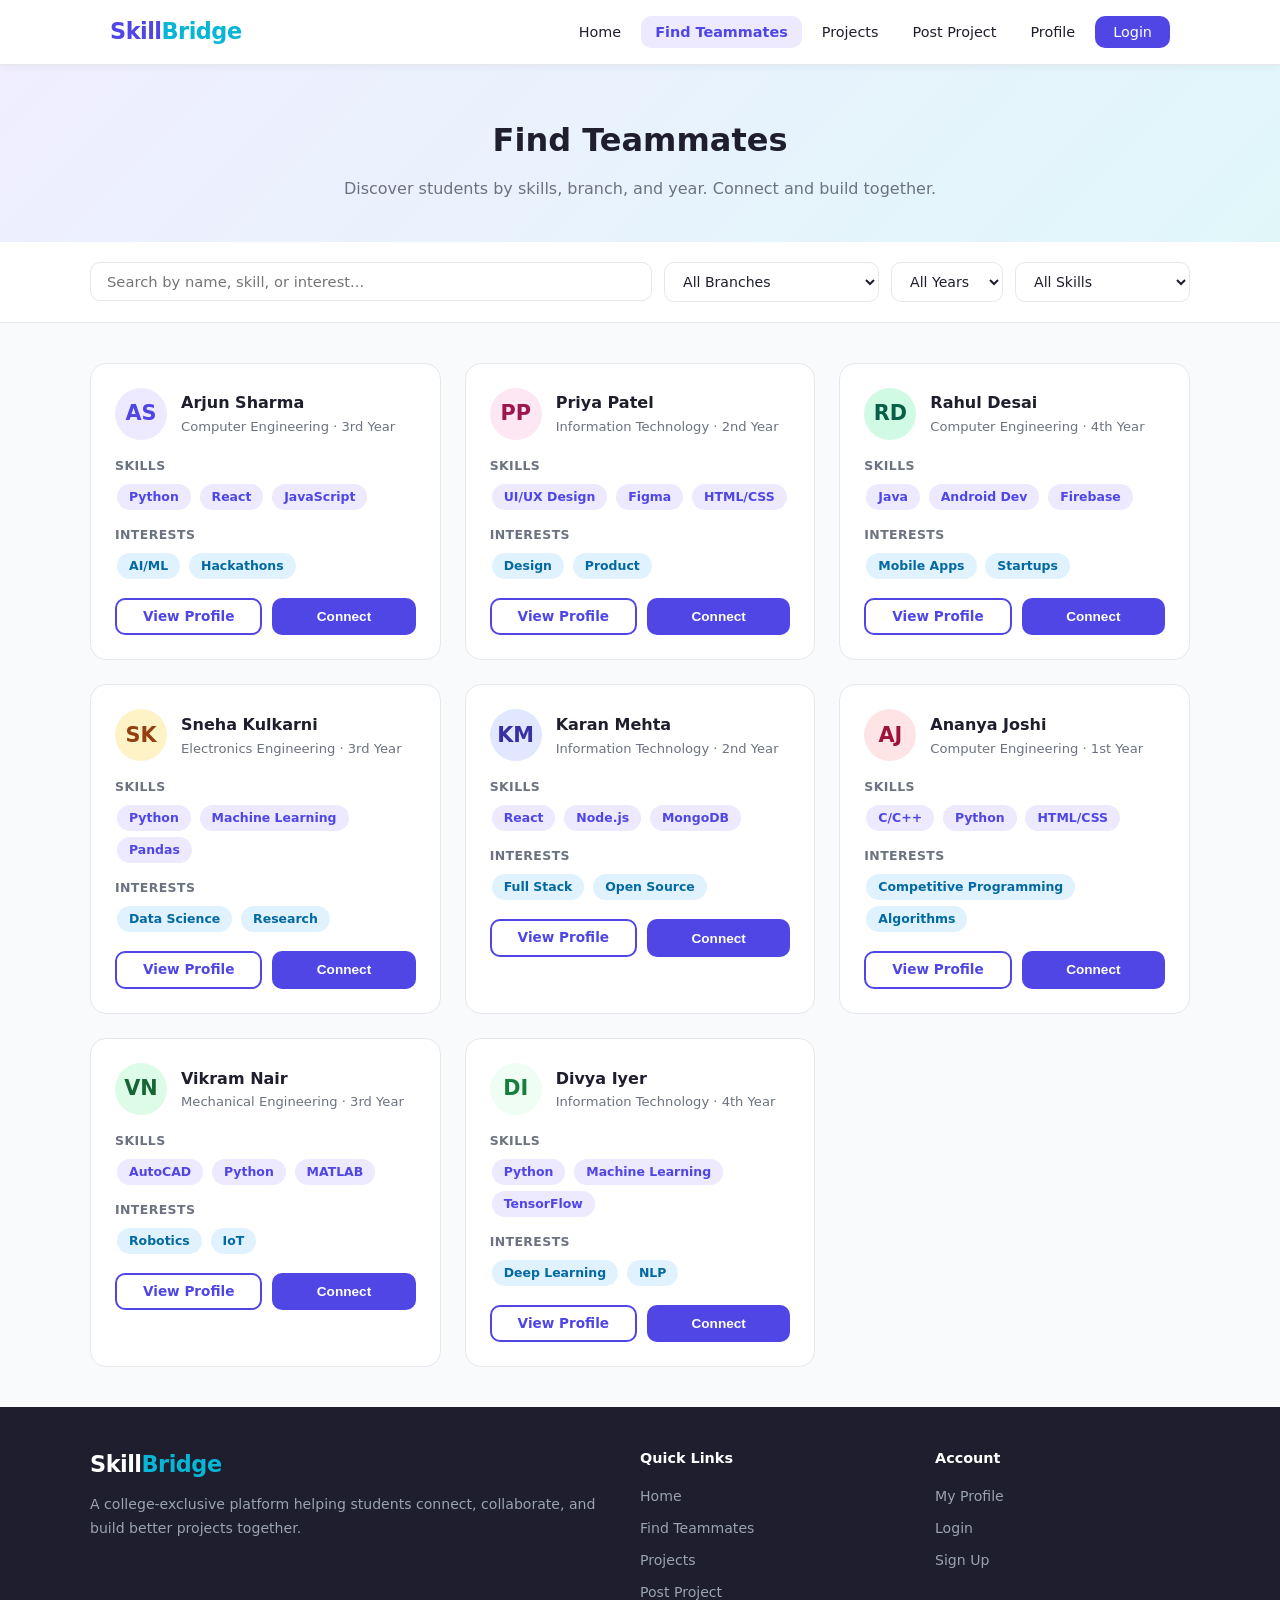
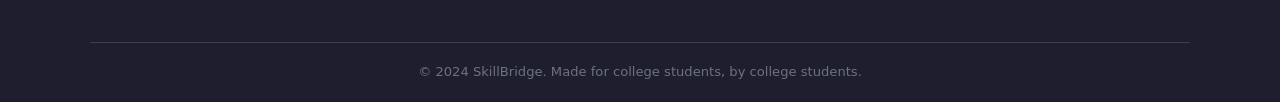
<file: teammates.html>
<!DOCTYPE html>
<html lang="en">
<head>
  <meta charset="UTF-8" />
  <meta name="viewport" content="width=device-width, initial-scale=1.0" />
  <title>Find Teammates | SkillBridge</title>
  <link rel="stylesheet" href="css/style.css" />
</head>
<body>

  <!-- ===== NAVIGATION BAR ===== -->
  <nav class="navbar">
    <div class="nav-inner">
      <a href="index.html" class="nav-logo">Skill<span>Bridge</span></a>

      <button class="nav-toggle" aria-label="Toggle navigation">
        <span></span>
        <span></span>
        <span></span>
      </button>

      <ul class="nav-links">
        <li><a href="index.html">Home</a></li>
        <li><a href="teammates.html" class="active">Find Teammates</a></li>
        <li><a href="projects.html">Projects</a></li>
        <li><a href="post-project.html">Post Project</a></li>
        <li><a href="profile.html">Profile</a></li>
        <li><a href="login.html" class="btn-nav-login">Login</a></li>
      </ul>
    </div>
  </nav>

  <!-- ===== PAGE HEADER ===== -->
  <section class="page-header">
    <h1>Find Teammates</h1>
    <p>Discover students by skills, branch, and year. Connect and build together.</p>
  </section>

  <!-- ===== SEARCH & FILTER BAR ===== -->
  <!-- Sticky bar with search input and filter dropdowns -->
  <div class="filter-bar">
    <div class="filter-inner">
      <!-- Search by name, skill, or interest -->
      <input
        type="text"
        id="searchInput"
        class="search-input"
        placeholder="Search by name, skill, or interest..."
      />

      <!-- Filter by Branch -->
      <select id="filterBranch" class="filter-select">
        <option value="">All Branches</option>
        <option value="computer">Computer Engineering</option>
        <option value="information">Information Technology</option>
        <option value="electronics">Electronics</option>
        <option value="mechanical">Mechanical</option>
        <option value="civil">Civil</option>
      </select>

      <!-- Filter by Year -->
      <select id="filterYear" class="filter-select">
        <option value="">All Years</option>
        <option value="1st year">1st Year</option>
        <option value="2nd year">2nd Year</option>
        <option value="3rd year">3rd Year</option>
        <option value="4th year">4th Year</option>
      </select>

      <!-- Filter by Skill -->
      <select id="filterSkill" class="filter-select">
        <option value="">All Skills</option>
        <option value="python">Python</option>
        <option value="javascript">JavaScript</option>
        <option value="java">Java</option>
        <option value="machine learning">Machine Learning</option>
        <option value="ui/ux">UI/UX Design</option>
        <option value="android">Android Dev</option>
        <option value="react">React</option>
      </select>
    </div>
  </div>

  <!-- ===== STUDENTS GRID ===== -->
  <!-- Sample student data displayed as cards. JS reads data-* attributes for filtering -->
  <section class="students-section">
    <div class="students-grid" id="studentsGrid">

      <!-- Student Card 1 -->
      <div class="student-card"
           data-name="arjun sharma"
           data-branch="computer engineering"
           data-year="3rd year"
           data-skills="html css javascript python react node.js machine learning"
           data-interests="web development ai/ml open source hackathons">
        <div class="student-card-header">
          <div class="avatar">AS</div>
          <div class="student-card-info">
            <h3>Arjun Sharma</h3>
            <p>Computer Engineering · 3rd Year</p>
          </div>
        </div>
        <div class="skills-row">
          <div class="label">Skills</div>
          <span class="tag">Python</span>
          <span class="tag">React</span>
          <span class="tag">JavaScript</span>
        </div>
        <div class="skills-row">
          <div class="label">Interests</div>
          <span class="tag tag-secondary">AI/ML</span>
          <span class="tag tag-secondary">Hackathons</span>
        </div>
        <div class="card-actions">
          <a href="profile.html" class="btn btn-outline btn-sm">View Profile</a>
          <button class="btn btn-primary btn-sm btn-connect">Connect</button>
        </div>
      </div>

      <!-- Student Card 2 -->
      <div class="student-card"
           data-name="priya patel"
           data-branch="information technology"
           data-year="2nd year"
           data-skills="ui/ux design figma html css"
           data-interests="design product management user research">
        <div class="student-card-header">
          <div class="avatar" style="background:#fce7f3; color:#9d174d;">PP</div>
          <div class="student-card-info">
            <h3>Priya Patel</h3>
            <p>Information Technology · 2nd Year</p>
          </div>
        </div>
        <div class="skills-row">
          <div class="label">Skills</div>
          <span class="tag">UI/UX Design</span>
          <span class="tag">Figma</span>
          <span class="tag">HTML/CSS</span>
        </div>
        <div class="skills-row">
          <div class="label">Interests</div>
          <span class="tag tag-secondary">Design</span>
          <span class="tag tag-secondary">Product</span>
        </div>
        <div class="card-actions">
          <a href="profile.html" class="btn btn-outline btn-sm">View Profile</a>
          <button class="btn btn-primary btn-sm btn-connect">Connect</button>
        </div>
      </div>

      <!-- Student Card 3 -->
      <div class="student-card"
           data-name="rahul desai"
           data-branch="computer engineering"
           data-year="4th year"
           data-skills="java android development kotlin firebase"
           data-interests="android development mobile apps startups">
        <div class="student-card-header">
          <div class="avatar" style="background:#d1fae5; color:#065f46;">RD</div>
          <div class="student-card-info">
            <h3>Rahul Desai</h3>
            <p>Computer Engineering · 4th Year</p>
          </div>
        </div>
        <div class="skills-row">
          <div class="label">Skills</div>
          <span class="tag">Java</span>
          <span class="tag">Android Dev</span>
          <span class="tag">Firebase</span>
        </div>
        <div class="skills-row">
          <div class="label">Interests</div>
          <span class="tag tag-secondary">Mobile Apps</span>
          <span class="tag tag-secondary">Startups</span>
        </div>
        <div class="card-actions">
          <a href="profile.html" class="btn btn-outline btn-sm">View Profile</a>
          <button class="btn btn-primary btn-sm btn-connect">Connect</button>
        </div>
      </div>

      <!-- Student Card 4 -->
      <div class="student-card"
           data-name="sneha kulkarni"
           data-branch="electronics"
           data-year="3rd year"
           data-skills="python machine learning data analysis numpy pandas"
           data-interests="data science machine learning research">
        <div class="student-card-header">
          <div class="avatar" style="background:#fef3c7; color:#92400e;">SK</div>
          <div class="student-card-info">
            <h3>Sneha Kulkarni</h3>
            <p>Electronics Engineering · 3rd Year</p>
          </div>
        </div>
        <div class="skills-row">
          <div class="label">Skills</div>
          <span class="tag">Python</span>
          <span class="tag">Machine Learning</span>
          <span class="tag">Pandas</span>
        </div>
        <div class="skills-row">
          <div class="label">Interests</div>
          <span class="tag tag-secondary">Data Science</span>
          <span class="tag tag-secondary">Research</span>
        </div>
        <div class="card-actions">
          <a href="profile.html" class="btn btn-outline btn-sm">View Profile</a>
          <button class="btn btn-primary btn-sm btn-connect">Connect</button>
        </div>
      </div>

      <!-- Student Card 5 -->
      <div class="student-card"
           data-name="karan mehta"
           data-branch="information technology"
           data-year="2nd year"
           data-skills="javascript react node.js express mongodb"
           data-interests="web development full stack open source">
        <div class="student-card-header">
          <div class="avatar" style="background:#e0e7ff; color:#3730a3;">KM</div>
          <div class="student-card-info">
            <h3>Karan Mehta</h3>
            <p>Information Technology · 2nd Year</p>
          </div>
        </div>
        <div class="skills-row">
          <div class="label">Skills</div>
          <span class="tag">React</span>
          <span class="tag">Node.js</span>
          <span class="tag">MongoDB</span>
        </div>
        <div class="skills-row">
          <div class="label">Interests</div>
          <span class="tag tag-secondary">Full Stack</span>
          <span class="tag tag-secondary">Open Source</span>
        </div>
        <div class="card-actions">
          <a href="profile.html" class="btn btn-outline btn-sm">View Profile</a>
          <button class="btn btn-primary btn-sm btn-connect">Connect</button>
        </div>
      </div>

      <!-- Student Card 6 -->
      <div class="student-card"
           data-name="ananya joshi"
           data-branch="computer engineering"
           data-year="1st year"
           data-skills="c c++ python html css"
           data-interests="competitive programming algorithms hackathons">
        <div class="student-card-header">
          <div class="avatar" style="background:#ffe4e6; color:#9f1239;">AJ</div>
          <div class="student-card-info">
            <h3>Ananya Joshi</h3>
            <p>Computer Engineering · 1st Year</p>
          </div>
        </div>
        <div class="skills-row">
          <div class="label">Skills</div>
          <span class="tag">C/C++</span>
          <span class="tag">Python</span>
          <span class="tag">HTML/CSS</span>
        </div>
        <div class="skills-row">
          <div class="label">Interests</div>
          <span class="tag tag-secondary">Competitive Programming</span>
          <span class="tag tag-secondary">Algorithms</span>
        </div>
        <div class="card-actions">
          <a href="profile.html" class="btn btn-outline btn-sm">View Profile</a>
          <button class="btn btn-primary btn-sm btn-connect">Connect</button>
        </div>
      </div>

      <!-- Student Card 7 -->
      <div class="student-card"
           data-name="vikram nair"
           data-branch="mechanical"
           data-year="3rd year"
           data-skills="autocad solidworks python matlab"
           data-interests="robotics iot embedded systems">
        <div class="student-card-header">
          <div class="avatar" style="background:#dcfce7; color:#166534;">VN</div>
          <div class="student-card-info">
            <h3>Vikram Nair</h3>
            <p>Mechanical Engineering · 3rd Year</p>
          </div>
        </div>
        <div class="skills-row">
          <div class="label">Skills</div>
          <span class="tag">AutoCAD</span>
          <span class="tag">Python</span>
          <span class="tag">MATLAB</span>
        </div>
        <div class="skills-row">
          <div class="label">Interests</div>
          <span class="tag tag-secondary">Robotics</span>
          <span class="tag tag-secondary">IoT</span>
        </div>
        <div class="card-actions">
          <a href="profile.html" class="btn btn-outline btn-sm">View Profile</a>
          <button class="btn btn-primary btn-sm btn-connect">Connect</button>
        </div>
      </div>

      <!-- Student Card 8 -->
      <div class="student-card"
           data-name="divya iyer"
           data-branch="information technology"
           data-year="4th year"
           data-skills="python django machine learning tensorflow"
           data-interests="ai ml deep learning nlp">
        <div class="student-card-header">
          <div class="avatar" style="background:#f0fdf4; color:#15803d;">DI</div>
          <div class="student-card-info">
            <h3>Divya Iyer</h3>
            <p>Information Technology · 4th Year</p>
          </div>
        </div>
        <div class="skills-row">
          <div class="label">Skills</div>
          <span class="tag">Python</span>
          <span class="tag">Machine Learning</span>
          <span class="tag">TensorFlow</span>
        </div>
        <div class="skills-row">
          <div class="label">Interests</div>
          <span class="tag tag-secondary">Deep Learning</span>
          <span class="tag tag-secondary">NLP</span>
        </div>
        <div class="card-actions">
          <a href="profile.html" class="btn btn-outline btn-sm">View Profile</a>
          <button class="btn btn-primary btn-sm btn-connect">Connect</button>
        </div>
      </div>

      <!-- No results message (hidden by default, shown by JS) -->
      <p class="no-results" id="noResults" style="display:none;">
        No students found matching your filters. Try adjusting your search.
      </p>

    </div>
  </section>

  <!-- ===== FOOTER ===== -->
  <footer>
    <div class="footer-inner">
      <div class="footer-brand">
        <a href="index.html" class="nav-logo">Skill<span>Bridge</span></a>
        <p>A college-exclusive platform helping students connect, collaborate, and build better projects together.</p>
      </div>
      <div class="footer-col">
        <h4>Quick Links</h4>
        <ul>
          <li><a href="index.html">Home</a></li>
          <li><a href="teammates.html">Find Teammates</a></li>
          <li><a href="projects.html">Projects</a></li>
          <li><a href="post-project.html">Post Project</a></li>
        </ul>
      </div>
      <div class="footer-col">
        <h4>Account</h4>
        <ul>
          <li><a href="profile.html">My Profile</a></li>
          <li><a href="login.html">Login</a></li>
          <li><a href="signup.html">Sign Up</a></li>
        </ul>
      </div>
    </div>
    <div class="footer-bottom">
      <p>&copy; 2024 SkillBridge. Made for college students, by college students.</p>
    </div>
  </footer>

  <script src="js/script.js"></script>
</body>
</html>
</file>
<file: css/style.css>
/* ===================================================
   SkillBridge – Main Stylesheet
   Author: Web Technology Project
   Description: Styles for all pages of SkillBridge
   =================================================== */

/* ---- CSS Custom Properties (Variables) ---- */
:root {
  --primary: #4f46e5;       /* Indigo – main accent */
  --primary-dark: #3730a3;  /* Darker shade for hover */
  --primary-light: #ede9fe; /* Very light indigo for backgrounds */
  --secondary: #06b6d4;     /* Cyan – secondary accent */
  --text-dark: #1e1e2e;     /* Main dark text */
  --text-muted: #6b7280;    /* Muted/grey text */
  --bg: #ffffff;            /* Page background */
  --bg-light: #f9fafb;      /* Light section background */
  --border: #e5e7eb;        /* Subtle border color */
  --shadow: 0 2px 12px rgba(0, 0, 0, 0.08); /* Card shadow */
  --radius: 10px;           /* Standard border-radius */
  --radius-lg: 16px;        /* Larger border-radius */
  --font: 'Segoe UI', system-ui, -apple-system, sans-serif;
}

/* ---- CSS Reset & Base Styles ---- */
*, *::before, *::after {
  box-sizing: border-box;
  margin: 0;
  padding: 0;
}

html {
  scroll-behavior: smooth;
}

body {
  font-family: var(--font);
  color: var(--text-dark);
  background: var(--bg);
  line-height: 1.6;
  font-size: 15px;
}

a {
  text-decoration: none;
  color: inherit;
}

ul {
  list-style: none;
}

img {
  max-width: 100%;
  display: block;
}

/* ---- Utility Classes ---- */
.container {
  max-width: 1100px;
  margin: 0 auto;
  padding: 0 20px;
}

.section-title {
  font-size: 1.8rem;
  font-weight: 700;
  text-align: center;
  margin-bottom: 10px;
  color: var(--text-dark);
}

.section-subtitle {
  text-align: center;
  color: var(--text-muted);
  margin-bottom: 40px;
  font-size: 1rem;
}

.tag {
  display: inline-block;
  background: var(--primary-light);
  color: var(--primary);
  border-radius: 20px;
  padding: 3px 12px;
  font-size: 0.78rem;
  font-weight: 600;
  margin: 3px 2px;
}

.tag-secondary {
  background: #e0f2fe;
  color: #0369a1;
}

/* ============================================================
   NAVBAR
   ============================================================ */
.navbar {
  background: var(--bg);
  border-bottom: 1px solid var(--border);
  position: sticky;
  top: 0;
  z-index: 100;
  box-shadow: 0 1px 8px rgba(0,0,0,0.06);
}

.nav-inner {
  display: flex;
  align-items: center;
  justify-content: space-between;
  padding: 14px 20px;
  max-width: 1100px;
  margin: 0 auto;
}

/* Logo / Brand */
.nav-logo {
  font-size: 1.4rem;
  font-weight: 800;
  color: var(--primary);
  letter-spacing: -0.5px;
}

.nav-logo span {
  color: var(--secondary);
}

/* Nav links */
.nav-links {
  display: flex;
  align-items: center;
  gap: 6px;
}

.nav-links a {
  padding: 8px 14px;
  border-radius: var(--radius);
  font-size: 0.9rem;
  font-weight: 500;
  color: var(--text-dark);
  transition: background 0.2s, color 0.2s;
}

.nav-links a:hover {
  background: var(--primary-light);
  color: var(--primary);
}

/* Active nav link */
.nav-links a.active {
  background: var(--primary-light);
  color: var(--primary);
  font-weight: 600;
}

/* Login button in nav */
.nav-links .btn-nav-login {
  background: var(--primary);
  color: #fff;
  padding: 8px 18px;
  border-radius: var(--radius);
}

.nav-links .btn-nav-login:hover {
  background: var(--primary-dark);
  color: #fff;
}

/* Hamburger for mobile */
.nav-toggle {
  display: none;
  flex-direction: column;
  cursor: pointer;
  gap: 5px;
  background: none;
  border: none;
  padding: 4px;
}

.nav-toggle span {
  display: block;
  width: 24px;
  height: 2px;
  background: var(--text-dark);
  border-radius: 2px;
  transition: transform 0.3s, opacity 0.3s;
}

/* Hamburger animation when open */
.nav-toggle.open span:nth-child(1) {
  transform: translateY(7px) rotate(45deg);
}
.nav-toggle.open span:nth-child(2) {
  opacity: 0;
}
.nav-toggle.open span:nth-child(3) {
  transform: translateY(-7px) rotate(-45deg);
}

/* ============================================================
   BUTTONS
   ============================================================ */
.btn {
  display: inline-block;
  padding: 10px 24px;
  border-radius: var(--radius);
  font-size: 0.95rem;
  font-weight: 600;
  cursor: pointer;
  border: none;
  transition: background 0.2s, transform 0.15s, box-shadow 0.2s;
}

.btn:hover {
  transform: translateY(-1px);
  box-shadow: 0 4px 14px rgba(79, 70, 229, 0.25);
}

.btn-primary {
  background: var(--primary);
  color: #fff;
}

.btn-primary:hover {
  background: var(--primary-dark);
}

.btn-outline {
  background: transparent;
  color: var(--primary);
  border: 2px solid var(--primary);
}

.btn-outline:hover {
  background: var(--primary-light);
}

.btn-secondary {
  background: var(--secondary);
  color: #fff;
}

.btn-secondary:hover {
  background: #0891b2;
}

.btn-sm {
  padding: 6px 16px;
  font-size: 0.85rem;
}

/* ============================================================
   HOME PAGE – HERO SECTION
   ============================================================ */
.hero {
  background: linear-gradient(135deg, #f0eeff 0%, #e0f7fa 100%);
  padding: 80px 20px 70px;
  text-align: center;
}

.hero-badge {
  display: inline-block;
  background: var(--primary-light);
  color: var(--primary);
  border-radius: 20px;
  padding: 5px 16px;
  font-size: 0.82rem;
  font-weight: 600;
  margin-bottom: 20px;
  letter-spacing: 0.3px;
}

.hero h1 {
  font-size: 2.8rem;
  font-weight: 800;
  line-height: 1.2;
  margin-bottom: 18px;
  color: var(--text-dark);
}

.hero h1 .highlight {
  color: var(--primary);
}

.hero p {
  font-size: 1.1rem;
  color: var(--text-muted);
  max-width: 560px;
  margin: 0 auto 32px;
}

.hero-buttons {
  display: flex;
  gap: 14px;
  justify-content: center;
  flex-wrap: wrap;
}

/* ---- How It Works Section ---- */
.how-it-works {
  padding: 70px 20px;
  background: var(--bg);
}

.steps-grid {
  display: grid;
  grid-template-columns: repeat(auto-fit, minmax(200px, 1fr));
  gap: 28px;
  margin-top: 10px;
}

.step-card {
  background: var(--bg-light);
  border: 1px solid var(--border);
  border-radius: var(--radius-lg);
  padding: 30px 24px;
  text-align: center;
  transition: box-shadow 0.25s, transform 0.25s;
}

.step-card:hover {
  box-shadow: var(--shadow);
  transform: translateY(-4px);
}

.step-number {
  width: 48px;
  height: 48px;
  background: var(--primary);
  color: #fff;
  border-radius: 50%;
  display: flex;
  align-items: center;
  justify-content: center;
  font-size: 1.2rem;
  font-weight: 700;
  margin: 0 auto 16px;
}

.step-card h3 {
  font-size: 1rem;
  font-weight: 700;
  margin-bottom: 8px;
}

.step-card p {
  font-size: 0.88rem;
  color: var(--text-muted);
}

/* ---- Features Section ---- */
.features {
  padding: 70px 20px;
  background: var(--bg-light);
}

.features-grid {
  display: grid;
  grid-template-columns: repeat(auto-fit, minmax(240px, 1fr));
  gap: 24px;
}

.feature-card {
  background: var(--bg);
  border-radius: var(--radius-lg);
  padding: 28px 24px;
  border: 1px solid var(--border);
  transition: box-shadow 0.25s, transform 0.25s;
}

.feature-card:hover {
  box-shadow: var(--shadow);
  transform: translateY(-4px);
}

.feature-icon {
  font-size: 2rem;
  margin-bottom: 14px;
}

.feature-card h3 {
  font-size: 1rem;
  font-weight: 700;
  margin-bottom: 8px;
}

.feature-card p {
  font-size: 0.88rem;
  color: var(--text-muted);
}

/* ---- Stats Bar ---- */
.stats-bar {
  background: var(--primary);
  padding: 40px 20px;
}

.stats-grid {
  display: grid;
  grid-template-columns: repeat(auto-fit, minmax(160px, 1fr));
  gap: 20px;
  text-align: center;
}

.stat-item h3 {
  font-size: 2rem;
  font-weight: 800;
  color: #fff;
}

.stat-item p {
  font-size: 0.88rem;
  color: #c7d2fe;
  margin-top: 4px;
}

/* ============================================================
   FOOTER
   ============================================================ */
footer {
  background: var(--text-dark);
  color: #d1d5db;
  padding: 40px 20px 20px;
}

.footer-inner {
  max-width: 1100px;
  margin: 0 auto;
  display: grid;
  grid-template-columns: 2fr 1fr 1fr;
  gap: 40px;
  margin-bottom: 30px;
}

.footer-brand .nav-logo {
  color: #fff;
  display: block;
  margin-bottom: 10px;
}

.footer-brand p {
  font-size: 0.88rem;
  color: #9ca3af;
  line-height: 1.7;
}

.footer-col h4 {
  font-size: 0.9rem;
  font-weight: 700;
  color: #fff;
  margin-bottom: 14px;
}

.footer-col ul li {
  margin-bottom: 8px;
}

.footer-col ul li a {
  font-size: 0.88rem;
  color: #9ca3af;
  transition: color 0.2s;
}

.footer-col ul li a:hover {
  color: #fff;
}

.footer-bottom {
  border-top: 1px solid #374151;
  padding-top: 18px;
  text-align: center;
  font-size: 0.82rem;
  color: #6b7280;
  max-width: 1100px;
  margin: 0 auto;
}

/* ============================================================
   FIND TEAMMATES PAGE
   ============================================================ */
.page-header {
  background: linear-gradient(135deg, #f0eeff 0%, #e0f7fa 100%);
  padding: 50px 20px 40px;
  text-align: center;
}

.page-header h1 {
  font-size: 2rem;
  font-weight: 800;
  margin-bottom: 10px;
}

.page-header p {
  color: var(--text-muted);
  font-size: 1rem;
}

/* Search and Filter Bar */
.filter-bar {
  background: var(--bg);
  border-bottom: 1px solid var(--border);
  padding: 20px;
  position: sticky;
  top: 57px;
  z-index: 90;
}

.filter-inner {
  max-width: 1100px;
  margin: 0 auto;
  display: flex;
  flex-wrap: wrap;
  gap: 12px;
  align-items: center;
}

.search-input {
  flex: 1;
  min-width: 200px;
  padding: 10px 16px;
  border: 1px solid var(--border);
  border-radius: var(--radius);
  font-size: 0.92rem;
  font-family: var(--font);
  color: var(--text-dark);
  outline: none;
  transition: border-color 0.2s;
}

.search-input:focus {
  border-color: var(--primary);
}

.filter-select {
  padding: 10px 14px;
  border: 1px solid var(--border);
  border-radius: var(--radius);
  font-size: 0.88rem;
  font-family: var(--font);
  color: var(--text-dark);
  background: var(--bg);
  cursor: pointer;
  outline: none;
  transition: border-color 0.2s;
}

.filter-select:focus {
  border-color: var(--primary);
}

/* Students Grid */
.students-section {
  padding: 40px 20px;
  background: var(--bg-light);
  min-height: 60vh;
}

.students-grid {
  display: grid;
  grid-template-columns: repeat(auto-fill, minmax(280px, 1fr));
  gap: 24px;
  max-width: 1100px;
  margin: 0 auto;
}

/* Student Card */
.student-card {
  background: var(--bg);
  border: 1px solid var(--border);
  border-radius: var(--radius-lg);
  padding: 24px;
  transition: box-shadow 0.25s, transform 0.25s;
}

.student-card:hover {
  box-shadow: var(--shadow);
  transform: translateY(-3px);
}

.student-card-header {
  display: flex;
  align-items: center;
  gap: 14px;
  margin-bottom: 16px;
}

.avatar {
  width: 52px;
  height: 52px;
  border-radius: 50%;
  background: var(--primary-light);
  color: var(--primary);
  display: flex;
  align-items: center;
  justify-content: center;
  font-size: 1.3rem;
  font-weight: 700;
  flex-shrink: 0;
}

.student-card-info h3 {
  font-size: 1rem;
  font-weight: 700;
}

.student-card-info p {
  font-size: 0.82rem;
  color: var(--text-muted);
}

.skills-row {
  margin: 12px 0 8px;
}

.skills-row .label {
  font-size: 0.78rem;
  font-weight: 600;
  color: var(--text-muted);
  text-transform: uppercase;
  letter-spacing: 0.4px;
  margin-bottom: 5px;
}

.card-actions {
  display: flex;
  gap: 10px;
  margin-top: 16px;
}

.card-actions .btn {
  flex: 1;
  text-align: center;
}

/* No results message */
.no-results {
  text-align: center;
  padding: 60px 20px;
  color: var(--text-muted);
  font-size: 1rem;
  grid-column: 1 / -1;
}

/* ============================================================
   PROJECTS PAGE
   ============================================================ */
.projects-section {
  padding: 40px 20px;
  background: var(--bg-light);
  min-height: 60vh;
}

.projects-grid {
  display: grid;
  grid-template-columns: repeat(auto-fill, minmax(310px, 1fr));
  gap: 24px;
  max-width: 1100px;
  margin: 0 auto;
}

/* Project Card */
.project-card {
  background: var(--bg);
  border: 1px solid var(--border);
  border-radius: var(--radius-lg);
  padding: 24px;
  display: flex;
  flex-direction: column;
  transition: box-shadow 0.25s, transform 0.25s;
}

.project-card:hover {
  box-shadow: var(--shadow);
  transform: translateY(-3px);
}

.project-card-top {
  display: flex;
  align-items: flex-start;
  justify-content: space-between;
  margin-bottom: 10px;
  gap: 10px;
}

.project-card h3 {
  font-size: 1.05rem;
  font-weight: 700;
  line-height: 1.3;
}

.project-category {
  background: #fef3c7;
  color: #92400e;
  border-radius: 20px;
  padding: 3px 10px;
  font-size: 0.75rem;
  font-weight: 600;
  white-space: nowrap;
}

.project-desc {
  font-size: 0.88rem;
  color: var(--text-muted);
  margin-bottom: 14px;
  flex: 1;
}

.project-meta {
  display: flex;
  gap: 16px;
  margin-bottom: 12px;
  font-size: 0.82rem;
  color: var(--text-muted);
  flex-wrap: wrap;
}

.project-meta span {
  display: flex;
  align-items: center;
  gap: 4px;
}

.project-posted {
  font-size: 0.8rem;
  color: var(--text-muted);
  margin-bottom: 14px;
}

/* ============================================================
   POST PROJECT PAGE
   ============================================================ */
.form-page {
  padding: 50px 20px;
  background: var(--bg-light);
  min-height: 80vh;
}

.form-card {
  background: var(--bg);
  border: 1px solid var(--border);
  border-radius: var(--radius-lg);
  padding: 36px 40px;
  max-width: 680px;
  margin: 0 auto;
  box-shadow: var(--shadow);
}

.form-card h2 {
  font-size: 1.5rem;
  font-weight: 700;
  margin-bottom: 6px;
}

.form-card .form-desc {
  font-size: 0.9rem;
  color: var(--text-muted);
  margin-bottom: 28px;
}

.form-group {
  margin-bottom: 20px;
}

.form-group label {
  display: block;
  font-size: 0.88rem;
  font-weight: 600;
  margin-bottom: 7px;
  color: var(--text-dark);
}

.form-group input,
.form-group textarea,
.form-group select {
  width: 100%;
  padding: 11px 14px;
  border: 1px solid var(--border);
  border-radius: var(--radius);
  font-size: 0.92rem;
  font-family: var(--font);
  color: var(--text-dark);
  background: var(--bg);
  outline: none;
  transition: border-color 0.2s;
}

.form-group input:focus,
.form-group textarea:focus,
.form-group select:focus {
  border-color: var(--primary);
  box-shadow: 0 0 0 3px rgba(79, 70, 229, 0.1);
}

.form-group textarea {
  resize: vertical;
  min-height: 100px;
}

.form-row {
  display: grid;
  grid-template-columns: 1fr 1fr;
  gap: 16px;
}

/* Error message for validation */
.form-error {
  font-size: 0.8rem;
  color: #dc2626;
  margin-top: 5px;
  display: none;
}

.form-error.visible {
  display: block;
}

.form-group input.invalid,
.form-group textarea.invalid,
.form-group select.invalid {
  border-color: #dc2626;
}

/* ============================================================
   PROFILE PAGE
   ============================================================ */
.profile-page {
  padding: 40px 20px 60px;
  background: var(--bg-light);
}

.profile-inner {
  max-width: 860px;
  margin: 0 auto;
  display: grid;
  grid-template-columns: 280px 1fr;
  gap: 28px;
  align-items: start;
}

/* Sidebar */
.profile-sidebar {
  background: var(--bg);
  border: 1px solid var(--border);
  border-radius: var(--radius-lg);
  padding: 28px 24px;
  text-align: center;
  box-shadow: var(--shadow);
}

.profile-avatar {
  width: 100px;
  height: 100px;
  background: var(--primary-light);
  color: var(--primary);
  border-radius: 50%;
  display: flex;
  align-items: center;
  justify-content: center;
  font-size: 2.4rem;
  font-weight: 700;
  margin: 0 auto 16px;
  border: 4px solid var(--primary);
}

.profile-sidebar h2 {
  font-size: 1.2rem;
  font-weight: 700;
  margin-bottom: 4px;
}

.profile-sidebar .college {
  font-size: 0.85rem;
  color: var(--text-muted);
  margin-bottom: 8px;
}

.profile-sidebar .course-year {
  font-size: 0.85rem;
  color: var(--primary);
  font-weight: 600;
  margin-bottom: 20px;
}

.profile-sidebar .btn {
  width: 100%;
  text-align: center;
  margin-bottom: 10px;
}

.profile-stat-row {
  display: flex;
  justify-content: space-around;
  border-top: 1px solid var(--border);
  padding-top: 18px;
  margin-top: 18px;
}

.profile-stat span {
  display: block;
  font-size: 1.3rem;
  font-weight: 700;
  color: var(--primary);
}

.profile-stat small {
  font-size: 0.78rem;
  color: var(--text-muted);
}

/* Profile main content */
.profile-main > * + * {
  margin-top: 20px;
}

.profile-section {
  background: var(--bg);
  border: 1px solid var(--border);
  border-radius: var(--radius-lg);
  padding: 24px 26px;
}

.profile-section h3 {
  font-size: 1rem;
  font-weight: 700;
  margin-bottom: 14px;
  padding-bottom: 10px;
  border-bottom: 1px solid var(--border);
  color: var(--text-dark);
}

.profile-section p {
  font-size: 0.9rem;
  color: var(--text-muted);
  line-height: 1.7;
}

/* Projects list inside profile */
.profile-project-item {
  border-left: 3px solid var(--primary);
  padding-left: 14px;
  margin-bottom: 16px;
}

.profile-project-item h4 {
  font-size: 0.95rem;
  font-weight: 600;
}

.profile-project-item p {
  font-size: 0.85rem;
  color: var(--text-muted);
  margin-top: 3px;
}

/* Hackathon list inside profile */
.hackathon-item {
  display: flex;
  align-items: flex-start;
  gap: 14px;
  margin-bottom: 14px;
}

.hackathon-icon {
  width: 38px;
  height: 38px;
  background: #fef3c7;
  color: #d97706;
  border-radius: var(--radius);
  display: flex;
  align-items: center;
  justify-content: center;
  font-size: 1.1rem;
  flex-shrink: 0;
}

.hackathon-item h4 {
  font-size: 0.92rem;
  font-weight: 600;
}

.hackathon-item p {
  font-size: 0.82rem;
  color: var(--text-muted);
  margin-top: 2px;
}

/* ============================================================
   LOGIN & SIGNUP PAGES
   ============================================================ */
.auth-page {
  min-height: 100vh;
  background: linear-gradient(135deg, #f0eeff 0%, #e0f7fa 100%);
  display: flex;
  align-items: center;
  justify-content: center;
  padding: 30px 20px;
}

.auth-card {
  background: var(--bg);
  border: 1px solid var(--border);
  border-radius: var(--radius-lg);
  padding: 40px 40px;
  width: 100%;
  max-width: 440px;
  box-shadow: 0 8px 32px rgba(79, 70, 229, 0.1);
}

.auth-logo {
  text-align: center;
  font-size: 1.5rem;
  font-weight: 800;
  color: var(--primary);
  margin-bottom: 6px;
}

.auth-logo span {
  color: var(--secondary);
}

.auth-title {
  text-align: center;
  font-size: 1.3rem;
  font-weight: 700;
  margin-bottom: 4px;
}

.auth-subtitle {
  text-align: center;
  font-size: 0.88rem;
  color: var(--text-muted);
  margin-bottom: 28px;
}

.auth-footer-text {
  text-align: center;
  font-size: 0.88rem;
  color: var(--text-muted);
  margin-top: 20px;
}

.auth-footer-text a {
  color: var(--primary);
  font-weight: 600;
}

.auth-footer-text a:hover {
  text-decoration: underline;
}

.forgot-link {
  font-size: 0.82rem;
  color: var(--primary);
  display: block;
  text-align: right;
  margin-top: 6px;
}

.forgot-link:hover {
  text-decoration: underline;
}

.auth-card .btn {
  width: 100%;
  text-align: center;
  padding: 12px;
  font-size: 1rem;
}

/* Divider */
.auth-divider {
  text-align: center;
  position: relative;
  margin: 20px 0;
  color: var(--text-muted);
  font-size: 0.82rem;
}

.auth-divider::before,
.auth-divider::after {
  content: '';
  position: absolute;
  top: 50%;
  width: 42%;
  height: 1px;
  background: var(--border);
}

.auth-divider::before { left: 0; }
.auth-divider::after  { right: 0; }

/* ============================================================
   RESPONSIVE – MOBILE
   ============================================================ */
@media (max-width: 768px) {
  /* Navbar */
  .nav-toggle {
    display: flex;
  }

  .nav-links {
    display: none;
    position: absolute;
    top: 100%;
    left: 0;
    right: 0;
    background: var(--bg);
    border-bottom: 1px solid var(--border);
    flex-direction: column;
    align-items: stretch;
    padding: 10px 16px 16px;
    gap: 4px;
    box-shadow: 0 4px 16px rgba(0,0,0,0.08);
  }

  .nav-links.open {
    display: flex;
  }

  .nav-links a {
    padding: 12px 14px;
  }

  /* Hero */
  .hero h1 {
    font-size: 2rem;
  }

  /* Footer */
  .footer-inner {
    grid-template-columns: 1fr;
    gap: 24px;
  }

  /* Profile */
  .profile-inner {
    grid-template-columns: 1fr;
  }

  /* Form */
  .form-card {
    padding: 24px 20px;
  }

  .form-row {
    grid-template-columns: 1fr;
  }

  /* Auth */
  .auth-card {
    padding: 28px 20px;
  }

  /* Filter bar */
  .filter-inner {
    flex-direction: column;
  }

  .search-input,
  .filter-select {
    width: 100%;
  }
}

@media (max-width: 480px) {
  .hero h1 {
    font-size: 1.65rem;
  }

  .section-title {
    font-size: 1.4rem;
  }

  .card-actions {
    flex-direction: column;
  }

  .project-card-top {
    flex-direction: column;
  }
}
</file>
